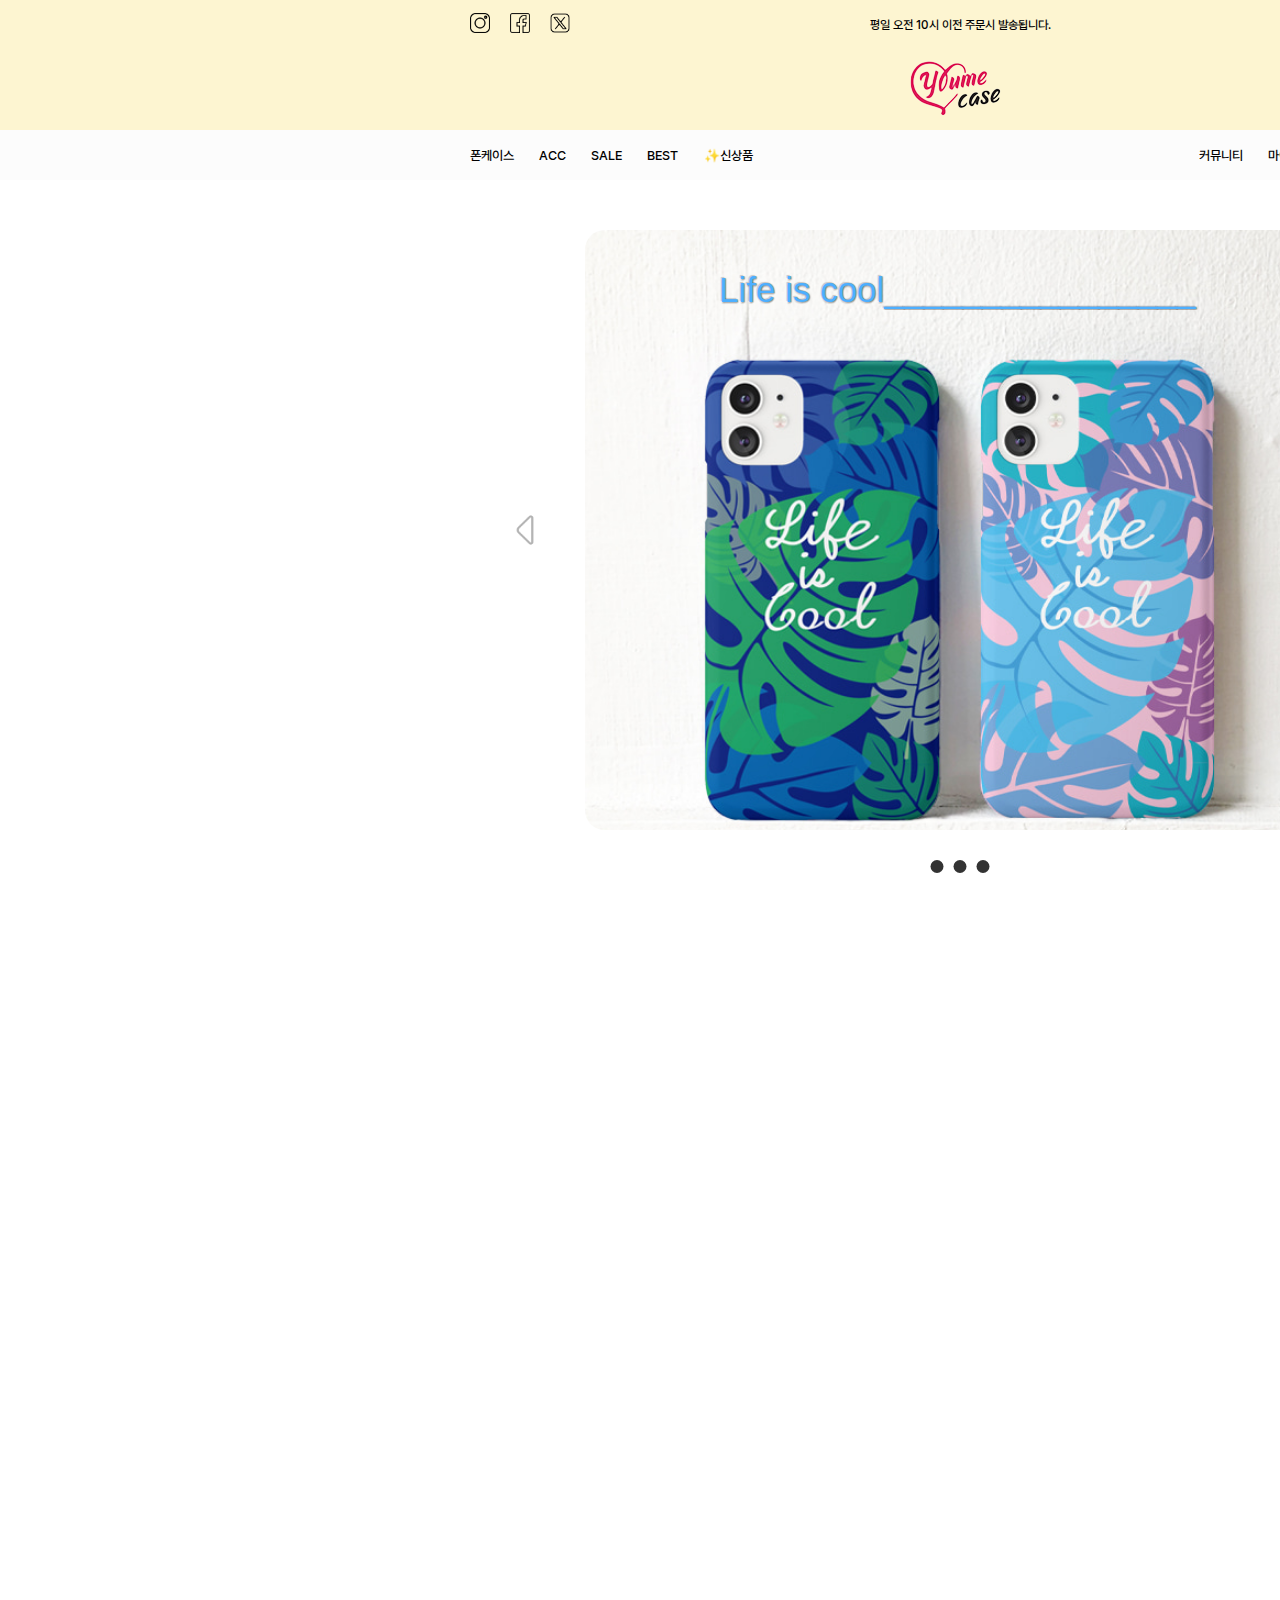
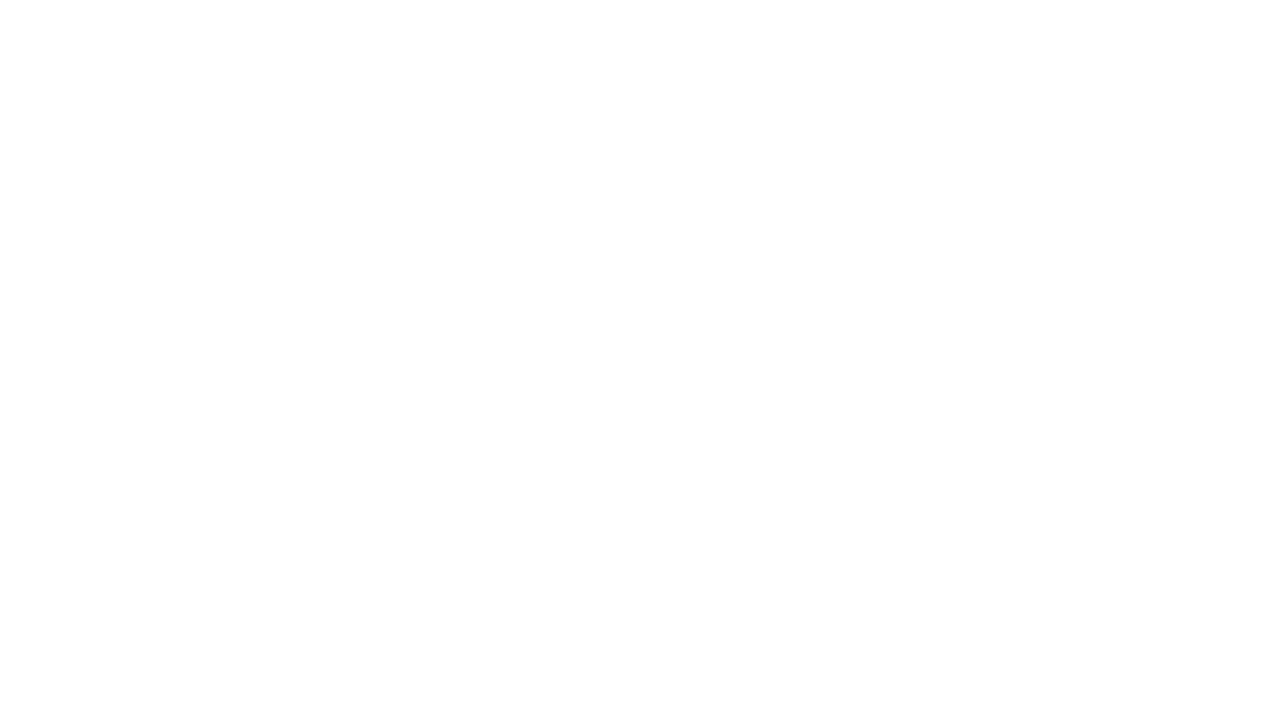
<file: index.html>
<!DOCTYPE html>
<html lang="en">

<head>
    <meta charset="UTF-8">
    <meta name="viewport" content="width=device-width, initial-scale=1.0">
    <title>YOUMECASE 유메케이스</title>
    <link href="css/common.css" rel="stylesheet">
    <link href="css/header.css" rel="stylesheet">
    <link href="css/main.css" rel="stylesheet">
    <link href="css/footer.css" rel="stylesheet">
</head>

<body>
    <div class="top">
        <h1>평일 오전 10시 이전 주문시 발송됩니다.</h1>
        <div class="icon">
            <a href="#"><img src="img/인스타그램.png" alt="인스타그램"></a>
            <a href="#"><img src="img/페이스북.png" alt="페이스북"></a>
            <a href="#"><img src="img/X.png" alt="X"></a>
        </div>
    </div>
    <header class="header">
        <div class="logo">
            <a href="index.html"><img src="img/로고.png" alt="로고"></a>
        </div>
        <div class="search-area">
            <div class="search-box">
                <input type="text" placeholder="검색">
                <div class="search-icon"></div>
            </div>
        </div>
        <nav class="gnb">
            <ul class="left-menu">
                <li class="has-sub">
                    <a href="#">폰케이스</a>
                    <ul class="sub-menu">
                        <li><a href="#">젤리케이스</a></li>
                        <li><a href="product.html">하드케이스</a></li>
                        <li><a href="#">카드케이스</a></li>
                        <li><a href="#">범퍼케이스</a></li>
                    </ul>
                </li>
                <li><a href="#">ACC</a></li>
                <li><a href="#">SALE</a></li>
                <li><a href="#">BEST</a></li>
                <li><a href="#">✨신상품</a></li>
            </ul>

            <ul class="right-menu">
                <li><a href="#">커뮤니티</a></li>
                <li><a href="#">마이페이지</a></li>
                <li><a href="#">로그인</a></li>
                <li><a href="#">장바구니</a></li>
            </ul>
        </nav>
    </header>
    <!-------------------------------------------------------->
    <main class="container">
        <div class="slide">
            <a href="#" class="side-icon back">
                <img src="img/왼쪽.png" alt="왼쪽 아이콘"> </a>
            <div class="banner">
                <img src="img/배너.png" alt="배너">
                <div class="banner-text"> Life is cool________________</div>
            </div>
            <div class="more-wrapper">
                <input type="radio" name="more" id="dot1" hidden>
                <label for="dot1" class="dot"></label>
                <input type="radio" name="more" id="dot2" hidden>
                <label for="dot2" class="dot"></label>
                <input type="radio" name="more" id="dot3" hidden>
                <label for="dot3" class="dot"></label>
            </div>
            <a href="#" class="side-icon next">
                <img src="img/오른쪽.png" alt="오른쪽 아이콘"> </a>
        </div>

        <section class="items-section section-1">
            <button class="items-btn new-btn">NEW ITEMS</button>
            <div class="items-box new-items">
                <div class="item">
                    <a href="product-detail.html"><img src="img/1.png" alt="폰케이스1"></a>
                </div>
                <div class="item">
                    <a href="product-detail.html"><img src="img/2.png" alt="폰케이스2"></a>
                </div>
                <div class="item">
                    <a href="product-detail.html"><img src="img/3.png" alt="폰케이스3"></a>
                </div>
                <div class="item">
                    <a href="product-detail.html"><img src="img/4.png" alt="폰케이스4"></a>
                </div>
            </div>
            <div class="item-names new-names">
                <p>곰돌곰돌</p>
                <p>딩가고미</p>
                <p>애프터눈 스윗냅</p>
                <p>고미고미</p>
            </div>
        </section>
        <section class="items-section section2">
            <button class="items-btn best-btn">BEST ITEMS</button>
            <div class="items-box best-items">
                <div class="item">
                    <a href="product-detail.html"><img src="img/5.png" alt="베스트1"></a>
                </div>
                <div class="item">
                    <a href="product-detail.html"><img src="img/6.png" alt="베스트2"></a>
                </div>
                <div class="item">
                    <a href="product-detail.html"><img src="img/7.png" alt="베스트3"></a>
                </div>
                <div class="item">
                    <a href="product-detail.html"><img src="img/8.png" alt="베스트4"></a>
                </div>
            </div>
            <div class="item-names best-names">
                <p>[카드범퍼] 꽃소년</p>
                <p>[카드범퍼] 꽃말들</p>
                <p>[터프범퍼] 귀를귀울여</p>
                <p>[터프범퍼] 파이팅</p>
            </div>

            <button class="more-btn">더보기</button>
        </section>

        <!-------------------------------------------------------->
        <footer class="footer">
            <div class="footer-inner">
                <div class="customer-center">
                    <h4>CUSTOMER CENTER</h4>
                    <p>평일 오전 10:00 ~ 오후 5:00<br>점심 오후 12:00 ~ 오후 1:00<br>토 / 일 / 공휴일 휴무</p>
                    <h5>010-3287-7343</h5>
                </div>
                <div class="account-info">
                    <h4>ACCOUNT INFO</h4>
                    <p>농협 351-1001-0633-13<br>예금주 이흥섭(컵앤홀더)</p>
                </div>
                <div class="return-info">
                    <h4>RETURN / EXCHANGE</h4>
                    <p>광주광역시 광산구 오선동 롯데택배<br>우산대리점(유메케이스)<br>자세한 교환·반품절차 안내는<br>문의란 및 공지사항을 참고해주세요</p>
                </div>
            </div>
            <div class="copyright">
                <p>COPYRIGHT ⓒ 유메케이스 ALL RIGHTS RESERVED</p>
            </div>
        </footer>
        <script src="js/common.js"></script>
</body>
</html>
</file>
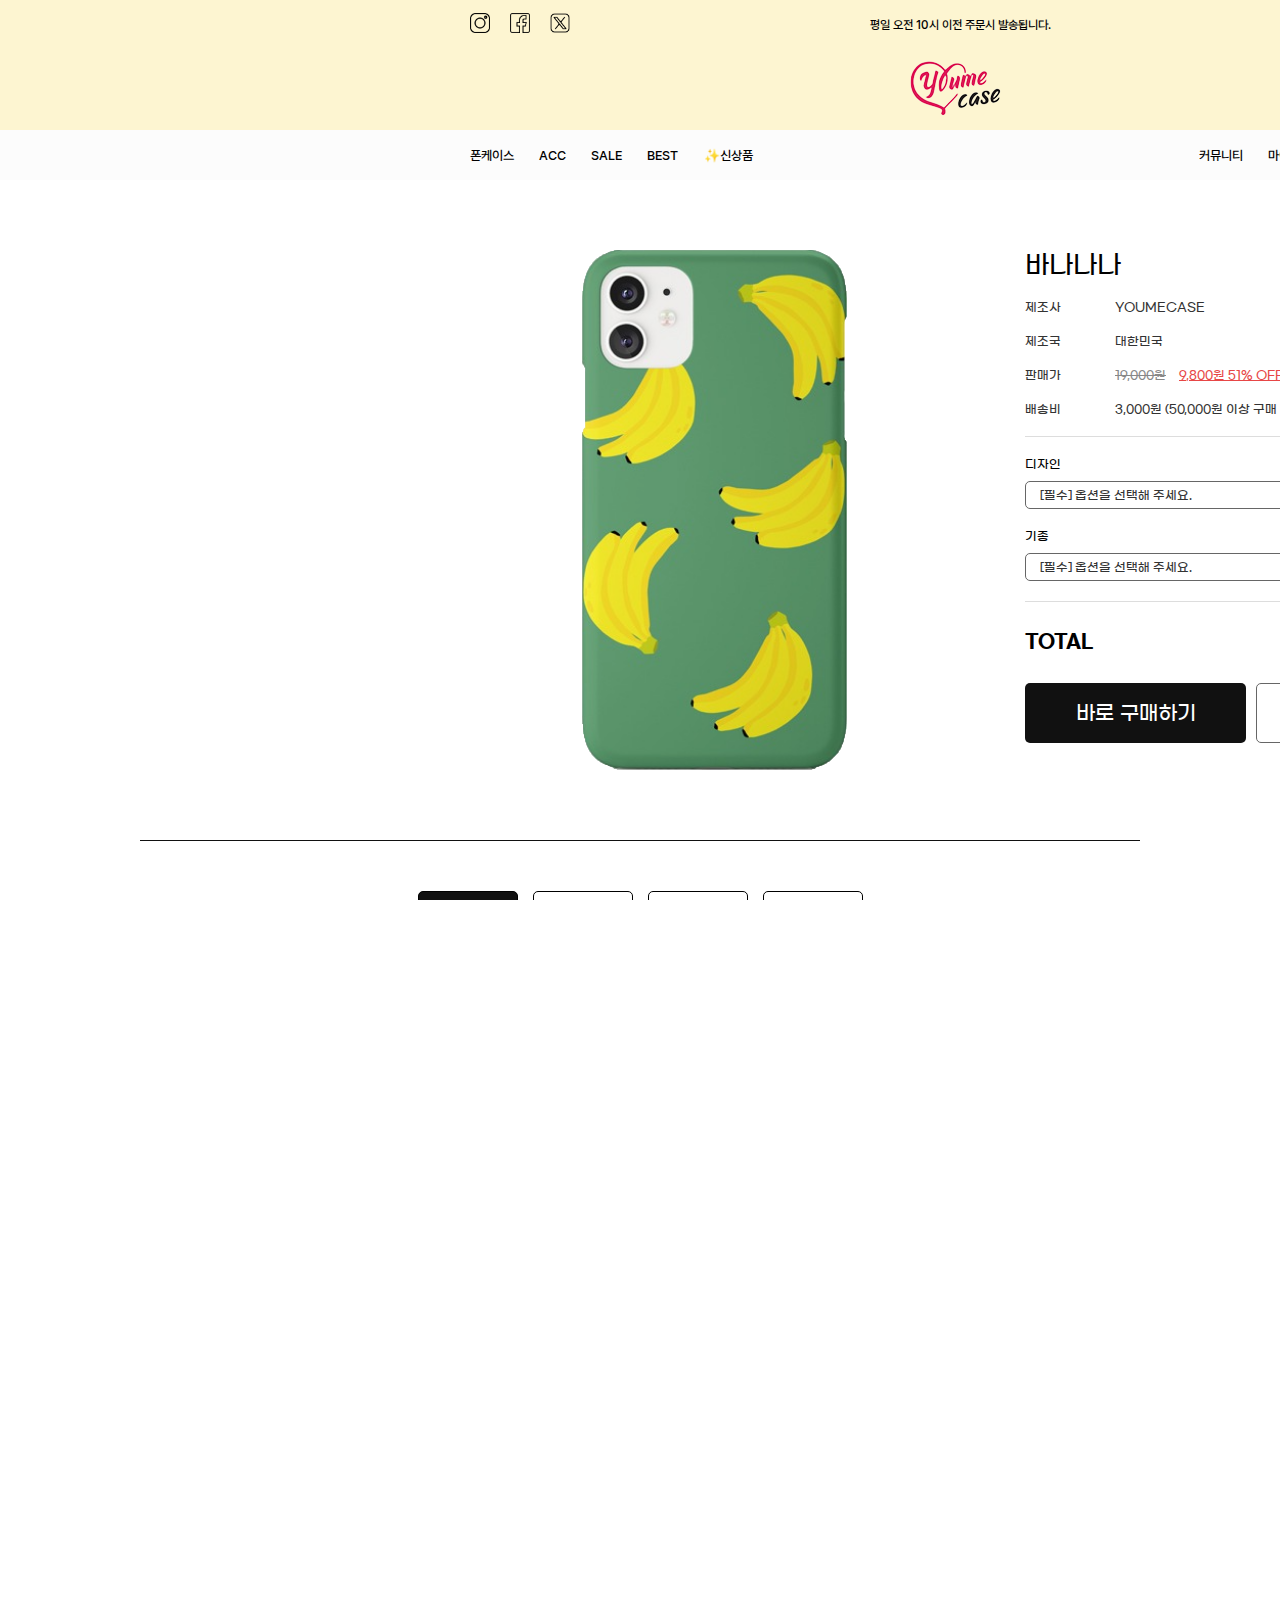
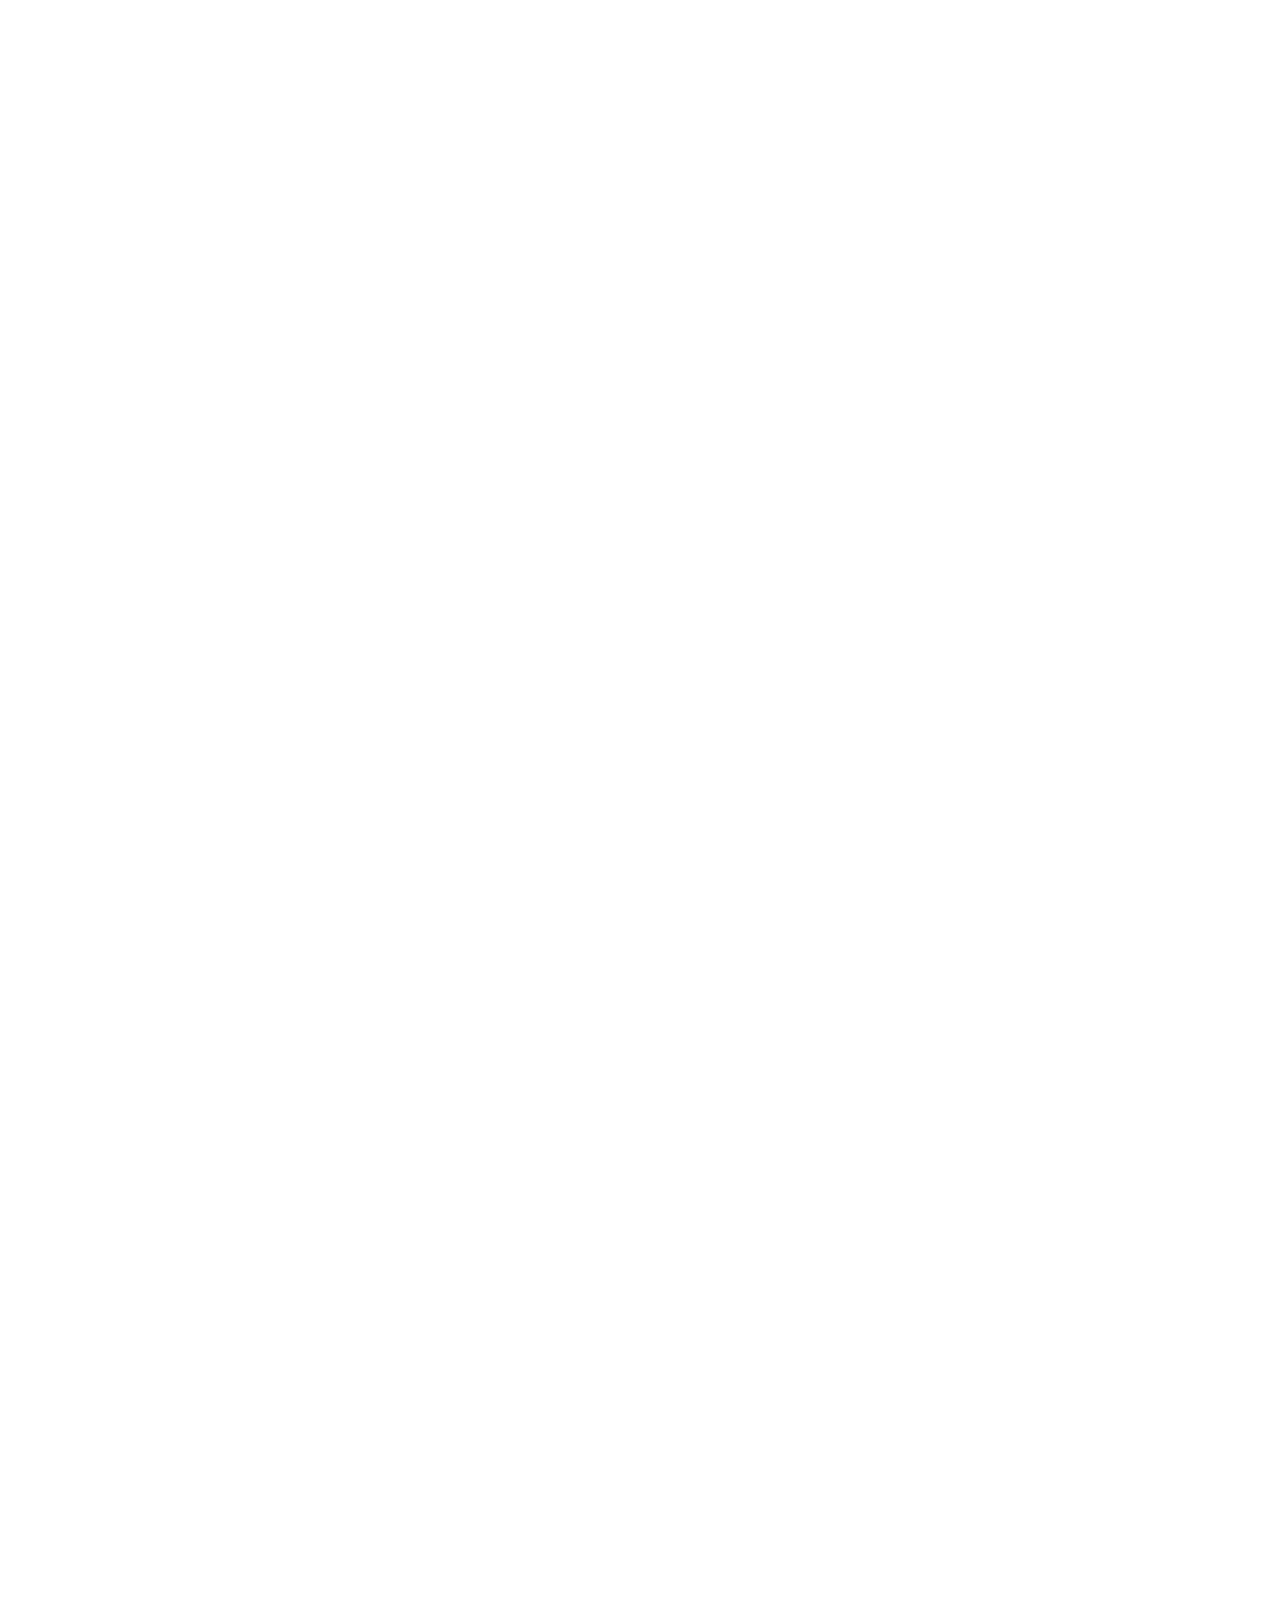
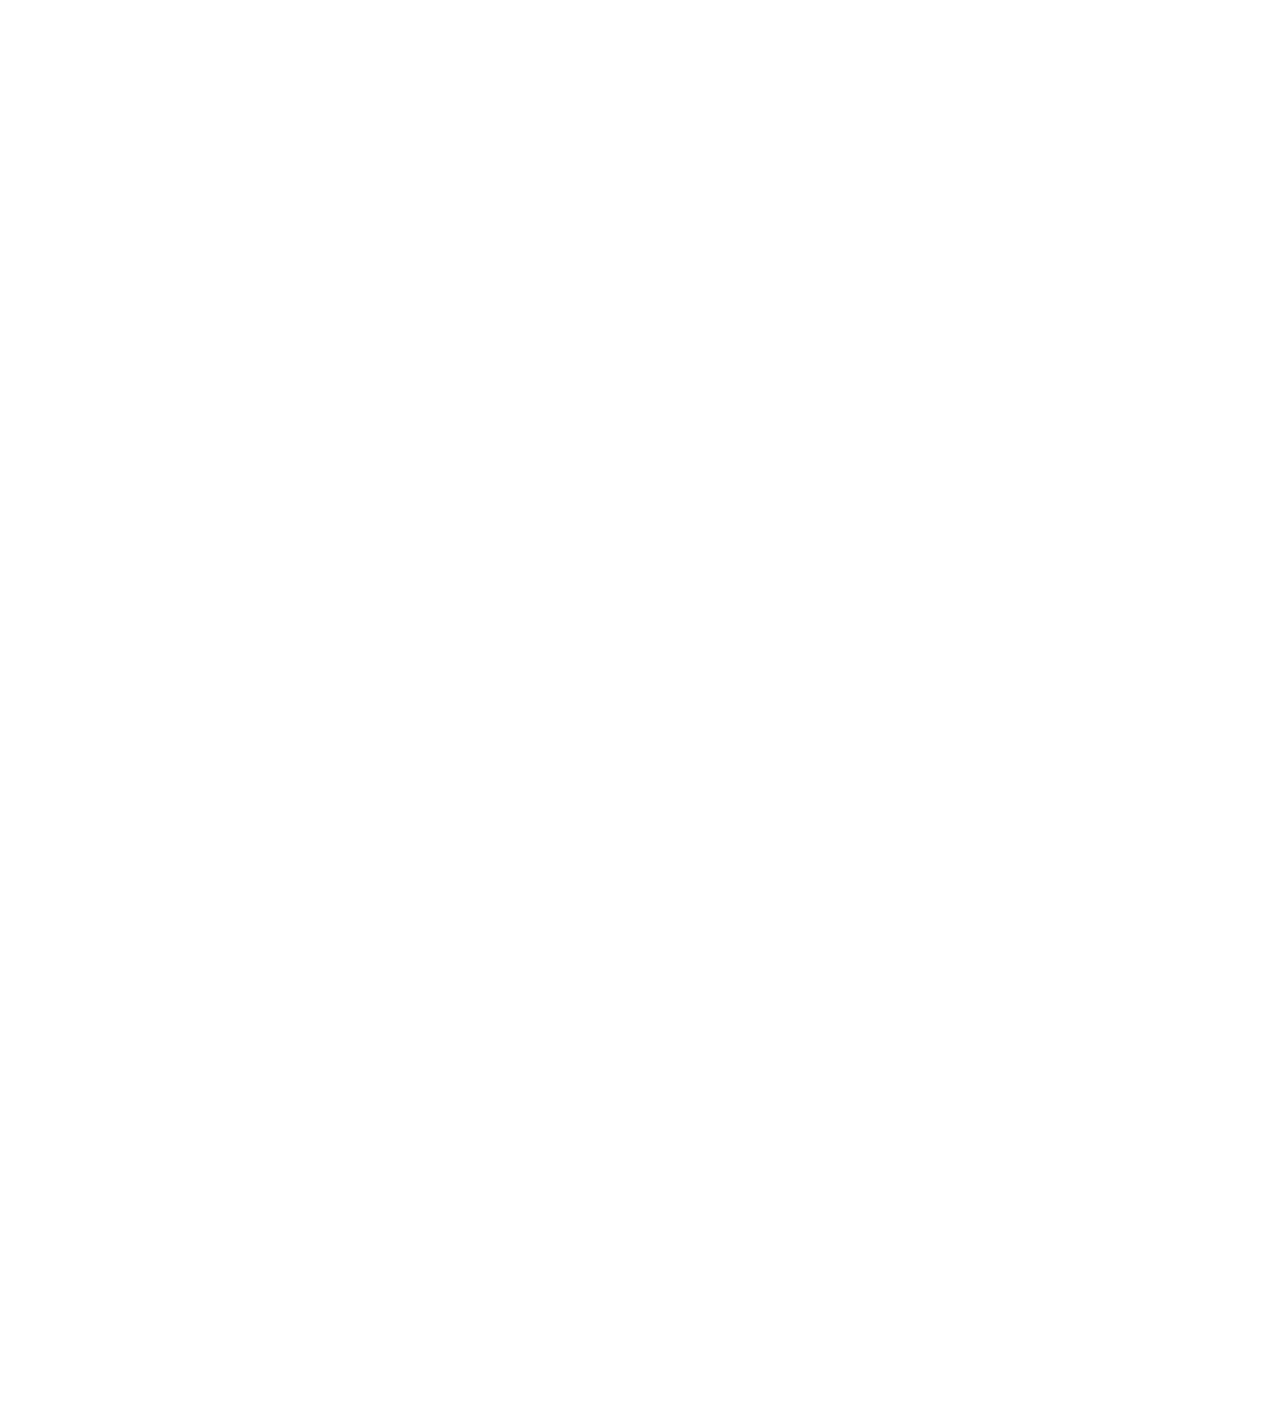
<file: product-detail.html>
<!DOCTYPE html>
<html lang="en">

<head>
    <meta charset="UTF-8">
    <meta name="viewport" content="width=device-width, initial-scale=1.0">
    <title>YOUMECASE 유메케이스</title>
    <link href="css/common.css" rel="stylesheet">
    <link href="css/header.css" rel="stylesheet">
    <link href="css/product-detail.css" rel="stylesheet">
    <link href="css/footer.css" rel="stylesheet">
</head>

<body class="product-page">

    <div class="top">
        <h1>평일 오전 10시 이전 주문시 발송됩니다.</h1>
        <div class="icon">
            <a href="#"><img src="img/인스타그램.png" alt="인스타그램"></a>
            <a href="#"><img src="img/페이스북.png" alt="페이스북"></a>
            <a href="#"><img src="img/X.png" alt="X"></a>
        </div>
    </div>
    <header class="header">
        <div class="logo">
            <a href="index.html"><img src="img/로고.png" alt="로고"></a>
        </div>
        <div class="search-area">
            <div class="search-box">
                <input type="text" placeholder="검색">
                <div class="search-icon"></div>
            </div>
        </div>
        <nav class="gnb">
            <ul class="left-menu">
                <li class="has-sub">
                    <a href="#">폰케이스</a>
                    <ul class="sub-menu">
                        <li><a href="#">젤리케이스</a></li>
                        <li><a href="product.html">하드케이스</a></li>
                        <li><a href="#">카드케이스</a></li>
                        <li><a href="#">범퍼케이스</a></li>
                    </ul>
                </li>
                <li><a href="#">ACC</a></li>
                <li><a href="#">SALE</a></li>
                <li><a href="#">BEST</a></li>
                <li><a href="#">✨신상품</a></li>
            </ul>

            <ul class="right-menu">
                <li><a href="#">커뮤니티</a></li>
                <li><a href="#">마이페이지</a></li>
                <li><a href="#">로그인</a></li>
                <li><a href="#">장바구니</a></li>
            </ul>
        </nav>
    </header>
    <!-------------------------------------------------------->
    <section class="product-detail">
        <!-- 상품 이미지 -->
        <div class="product-phonecase">
            <img src="img/바나나나.png" alt="폰케이스">
        </div>

        <!-- 상품 정보 -->
        <div class="product-info">
            <div class="product-title-box">
                <h2 class="product-title">바나나나</h2>
                <img src="img/shared.png" alt="공유하기 아이콘" class="share-icon">
            </div>

            <div class="product-meta">
                <div class="meta-row">
                    <span class="meta-label">제조사</span>
                    <span class="meta-value">YOUMECASE</span>
                </div>

                <div class="meta-row">
                    <span class="meta-label">제조국</span>
                    <span class="meta-value">대한민국</span>
                </div>

                <div class="meta-row">
                    <span class="meta-label">판매가</span>
                    <span class="meta-value">
                        <span class="price-original">19,000원</span>
                        <span class="price-sale">9,800원 51% OFF</span>
                    </span>
                </div>

                <div class="meta-row">
                    <span class="meta-label">배송비</span>
                    <span class="meta-value">3,000원 (50,000원 이상 구매 시 무료)</span>
                </div>
            </div>

            <div class="form-divider"></div>
            <!-- 옵션 선택 -->
            <form id="purchase-form" class="purchase-form" onsubmit="return false;">
                <div class="form-row">
                    <label for="design">디자인</label>
                    <select id="design" name="design" required>
                        <option value="">[필수] 옵션을 선택해 주세요.</option>
                        <option value="banana-green">그린</option>
                        <option value="banana-pink">핑크</option>
                    </select>
                </div>

                <div class="form-row">
                    <label for="model">기종</label>
                    <select id="model" name="model" required>
                        <option value="">[필수] 옵션을 선택해 주세요.</option>
                        <option value="iphone">iPhone</option>
                        <option value="galaxy">Galaxy</option>
                    </select>
                </div>

                <div class="form-divider"></div>

                <div class="total-row">
                    <strong>TOTAL</strong>
                    <span class="total-price">0원</span>
                </div>

                <!-- 버튼 -->
                <div class="product-actions">
                    <button class="buy-btn" type="button">바로 구매하기</button>
                    <button class="cart-btn" type="button">
                        <img src="img/shopping-cart.png" alt="장바구니">
                    </button>
                    <button class="like-btn" type="button">
                        <img src="img/love.png" alt="좋아요">
                    </button>
                </div>
            </form>
        </div>
    </section>

    <div class="image-divider"></div>

    <nav class="category-tabs" aria-label="상품관련설명">
        <button class="tab-btn active" data-cat="jelly">상품상세정보</button>
        <button class="tab-btn" data-cat="hard">구매가이드</button>
        <button class="tab-btn" data-cat="slide">구매후기</button>
        <button class="tab-btn" data-cat="cardhard">상품문의</button>
    </nav>
    <section class="product-image">
        <img src="img/bananana01.png" alt="상품 상세 이미지 전체">
    </section>
    <!-------------------------------------------------------->

    <footer class="footer">
        <div class="footer-inner">
            <div class="customer-center">
                <h4>CUSTOMER CENTER</h4>
                <p>평일 오전 10:00 ~ 오후 5:00<br>점심 오후 12:00 ~ 오후 1:00<br>토 / 일 / 공휴일 휴무</p>
                <h5>010-3287-7343</h5>
            </div>
            <div class="account-info">
                <h4>ACCOUNT INFO</h4>
                <p>농협 351-1001-0633-13<br>예금주 이흥섭(컵앤홀더)</p>
            </div>
            <div class="return-info">
                <h4>RETURN / EXCHANGE</h4>
                <p>광주광역시 광산구 오선동 롯데택배<br>우산대리점(유메케이스)<br>자세한 교환·반품절차 안내는<br>문의란 및 공지사항을 참고해주세요</p>
            </div>
        </div>
        <div class="copyright">
            <p>COPYRIGHT ⓒ 유메케이스 ALL RIGHTS RESERVED</p>
        </div>
    </footer>
    <script src="js/common.js"></script>
</body>

</html>
</file>
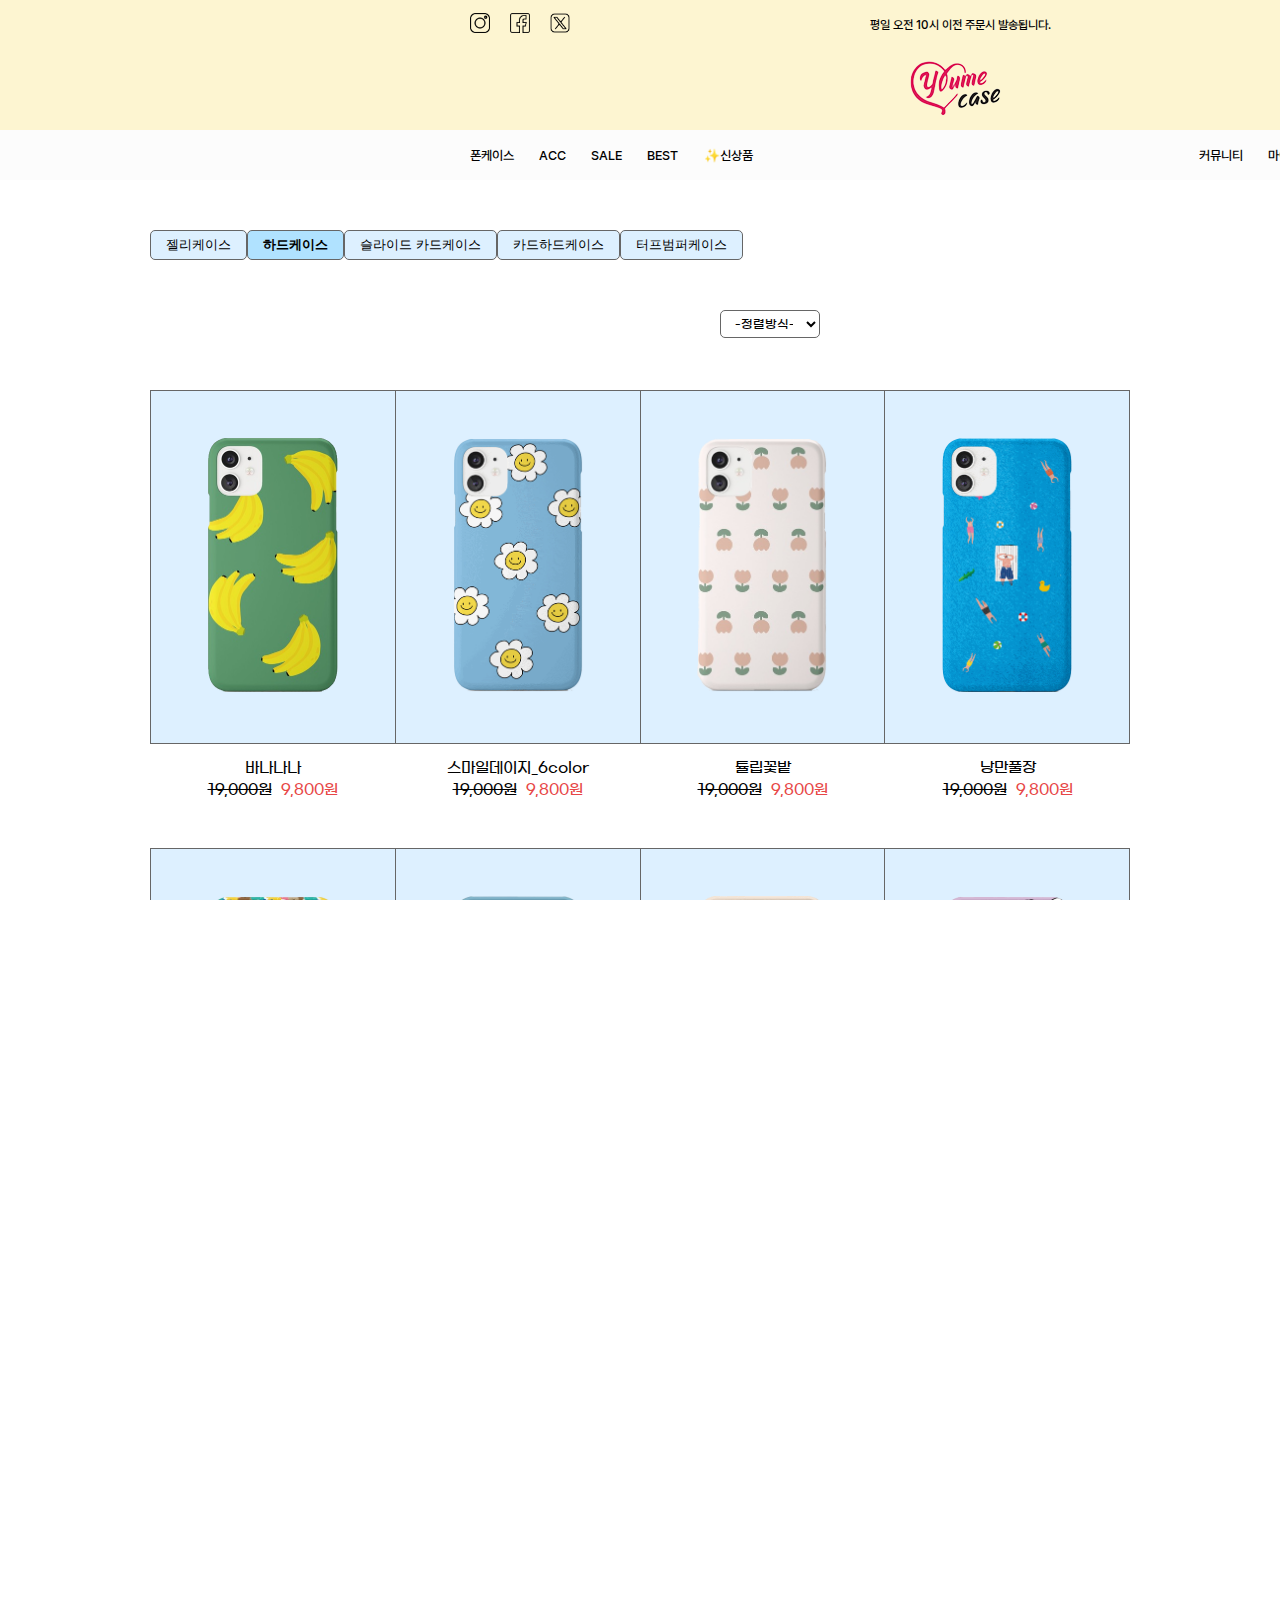
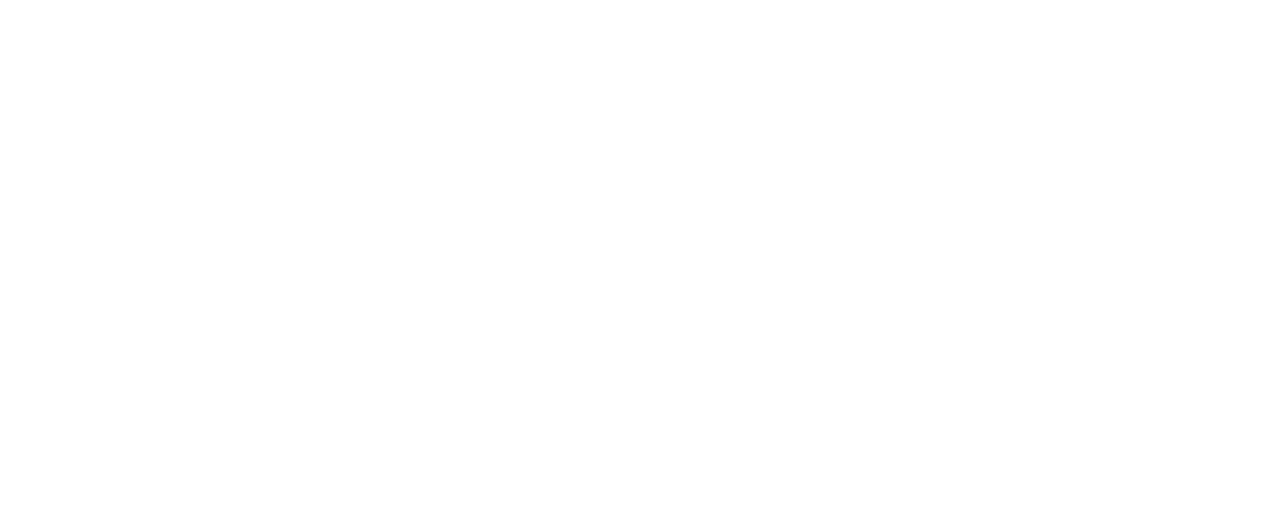
<file: product.html>
<!DOCTYPE html>
<html lang="en">

<head>
    <meta charset="UTF-8">
    <meta name="viewport" content="width=device-width, initial-scale=1.0">
    <title>YOUMECASE 유메케이스</title>
    <link href="css/common.css" rel="stylesheet">
    <link href="css/header.css" rel="stylesheet">
    <link href="css/product.css" rel="stylesheet">
    <link href="css/footer.css" rel="stylesheet">
</head>

<body class="product-page">
    <div class="top">
        <h1>평일 오전 10시 이전 주문시 발송됩니다.</h1>
        <div class="icon">
            <a href="#"><img src="img/인스타그램.png" alt="인스타그램"></a>
            <a href="#"><img src="img/페이스북.png" alt="페이스북"></a>
            <a href="#"><img src="img/X.png" alt="X"></a>
        </div>
    </div>
    <header class="header">
        <div class="logo">
            <a href="index.html"><img src="img/로고.png" alt="로고"></a>
        </div>
        <div class="search-area">
            <div class="search-box">
                <input type="text" placeholder="검색">
                <div class="search-icon"></div>
            </div>
        </div>
        <nav class="gnb">
            <ul class="left-menu">
                <li class="has-sub">
                    <a href="#">폰케이스</a>
                    <ul class="sub-menu">
                        <li><a href="#">젤리케이스</a></li>
                        <li><a href="product.html">하드케이스</a></li>
                        <li><a href="#">카드케이스</a></li>
                        <li><a href="#">범퍼케이스</a></li>
                    </ul>
                </li>
                <li><a href="#">ACC</a></li>
                <li><a href="#">SALE</a></li>
                <li><a href="#">BEST</a></li>
                <li><a href="#">✨신상품</a></li>
            </ul>

            <ul class="right-menu">
                <li><a href="#">커뮤니티</a></li>
                <li><a href="#">마이페이지</a></li>
                <li><a href="#">로그인</a></li>
                <li><a href="#">장바구니</a></li>
            </ul>
        </nav>
    </header>

    <!-------------------------------------------------------->
    <section class="product-section" aria-label="제품 목록 섹션">
        <nav class="category-tabs" aria-label="상품 카테고리">
            <button class="tab-btn" data-cat="jelly">젤리케이스</button>
            <button class="tab-btn active" data-cat="hard">하드케이스</button>
            <button class="tab-btn" data-cat="slide">슬라이드 카드케이스</button>
            <button class="tab-btn" data-cat="cardhard">카드하드케이스</button>
            <button class="tab-btn" data-cat="tough">터프범퍼케이스</button>
        </nav>

        <form id="purchase-form" class="purchase-form" onsubmit="return false;">
            <div class="form-row">
                <select id="design" name="design" required>
                    <option value="#">-정렬방식-</option>
                    <option value="#">신제품</option>
                    <option value="#">상품명</option>
                    <option value="#">낮은가격</option>
                    <option value="#">높은가격</option>
                </select>
            </div>
        </form>
        <div class="items-box product-items">
            <div class="product-item">
                <a href="product-detail.html"><img src="img/바나나나.png" alt="바나나나"></a>
            </div>
            <div class="product-item">
                <a href="product-detail.html"><img src="img/스마일데이지_6color.png" alt="스마일데이지_6color"></a>
            </div>
            <div class="product-item">
                <a href="product-detail.html"><img src="img/튤립꽃밭.png" alt="튤립꽃밭"></a>
            </div>
            <div class="product-item">
                <a href="product-detail.html"><img src="img/낭만풀장.png" alt="낭만풀장"></a>
            </div>
        </div>
        <div class="item-names product-names">
            <div>
                <p>바나나나</p>
                <div class="price-row">
                    <span class="orig">19,000원</span>
                    <span class="sale">9,800원</span>
                </div>
            </div>
            <div>
                <p>스마일데이지_6color</p>
                <div class="price-row">
                    <span class="orig">19,000원</span>
                    <span class="sale">9,800원</span>
                </div>
            </div>
            <div>
                <p>튤립꽃밭</p>
                <div class="price-row">
                    <span class="orig">19,000원</span>
                    <span class="sale">9,800원</span>
                </div>
            </div>
            <div>
                <p>낭만풀장</p>
                <div class="price-row">
                    <span class="orig">19,000원</span>
                    <span class="sale">9,800원</span>
                </div>
            </div>
        </div>
        <div class="items-box product-items">
            <div class="product-item">
                <a href="product-detail.html"><img src="img/1.png" alt="곰돌곰돌"></a>
            </div>
            <div class="product-item">
                <a href="product-detail.html"><img src="img/2.png" alt="딩가고미"></a>
            </div>
            <div class="product-item">
                <a href="product-detail.html"><img src="img/3.png" alt="애프터눈 스윗냅"></a>
            </div>
            <div class="product-item">
                <a href="product-detail.html"><img src="img/4.png" alt="고미고미"></a>
            </div>
        </div>
        <div class="item-names product-names">
            <div>
                <p>곰돌곰돌</p>
                <div class="price-row">
                    <span class="orig">19,000원</span>
                    <span class="sale">9,800원</span>
                </div>
            </div>
            <div>
                <p>딩가고미</p>
                <div class="price-row">
                    <span class="orig">19,000원</span>
                    <span class="sale">9,800원</span>
                </div>
            </div>
            <div>
                <p>애프터눈 스윗냅</p>
                <div class="price-row">
                    <span class="orig">19,000원</span>
                    <span class="sale">9,800원</span>
                </div>
            </div>
            <div>
                <p>고미고미</p>
                <div class="price-row">
                    <span class="orig">19,000원</span>
                    <span class="sale">9,800원</span>
                </div>
            </div>
        </div>

        <div class="items-box product-items">
            <div class="product-item">
                <a href="product-detail.html"><img src="img/Romantic_Encounter.png" alt="Romantic Encounter"></a>
            </div>
            <div class="product-item">
                <a href="product-detail.html"><img src="img/침실.png" alt="침실"></a>
            </div>
            <div class="product-item">
                <a href="product-detail.html"><img src="img/체크J_Black.png" alt="체크J_Black"></a>
            </div>
            <div class="product-item">
                <a href="product-detail.html"><img src="img/체크N_Pinksky.png" alt="체크N_Pinksky"></a>
            </div>
        </div>
        <div class="item-names product-names">
            <div>
                <p>Romantic Encounter</p>
                <div class="price-row">
                    <span class="orig">19,000원</span>
                    <span class="sale">9,800원</span>
                </div>
            </div>
            <div>
                <p>침실</p>
                <div class="price-row">
                    <span class="orig">19,000원</span>
                    <span class="sale">9,800원</span>
                </div>
            </div>
            <div>
                <p>체크J_Black</p>
                <div class="price-row">
                    <span class="orig">19,000원</span>
                    <span class="sale">9,800원</span>
                </div>
            </div>
            <div>
                <p>체크N_Pinksky</p>
                <div class="price-row">
                    <span class="orig">19,000원</span>
                    <span class="sale">9,800원</span>
                </div>
            </div>
        </div>


        <!-- 더보기 버튼 -->
        <button class="more-btn">더보기</button>
    </section>


    <!-------------------------------------------------------->

    <footer class="footer">
        <div class="footer-inner">
            <div class="customer-center">
                <h4>CUSTOMER CENTER</h4>
                <p>평일 오전 10:00 ~ 오후 5:00<br>점심 오후 12:00 ~ 오후 1:00<br>토 / 일 / 공휴일 휴무</p>
                <h5>010-3287-7343</h5>
            </div>
            <div class="account-info">
                <h4>ACCOUNT INFO</h4>
                <p>농협 351-1001-0633-13<br>예금주 이흥섭(컵앤홀더)</p>
            </div>
            <div class="return-info">
                <h4>RETURN / EXCHANGE</h4>
                <p>광주광역시 광산구 오선동 롯데택배<br>우산대리점(유메케이스)<br>자세한 교환·반품절차 안내는<br>문의란 및 공지사항을 참고해주세요</p>
            </div>
        </div>
        <div class="copyright">
            <p>COPYRIGHT ⓒ 유메케이스 ALL RIGHTS RESERVED</p>
        </div>
    </footer>
    <script src="js/common.js"></script>
</body>

</html>
</file>
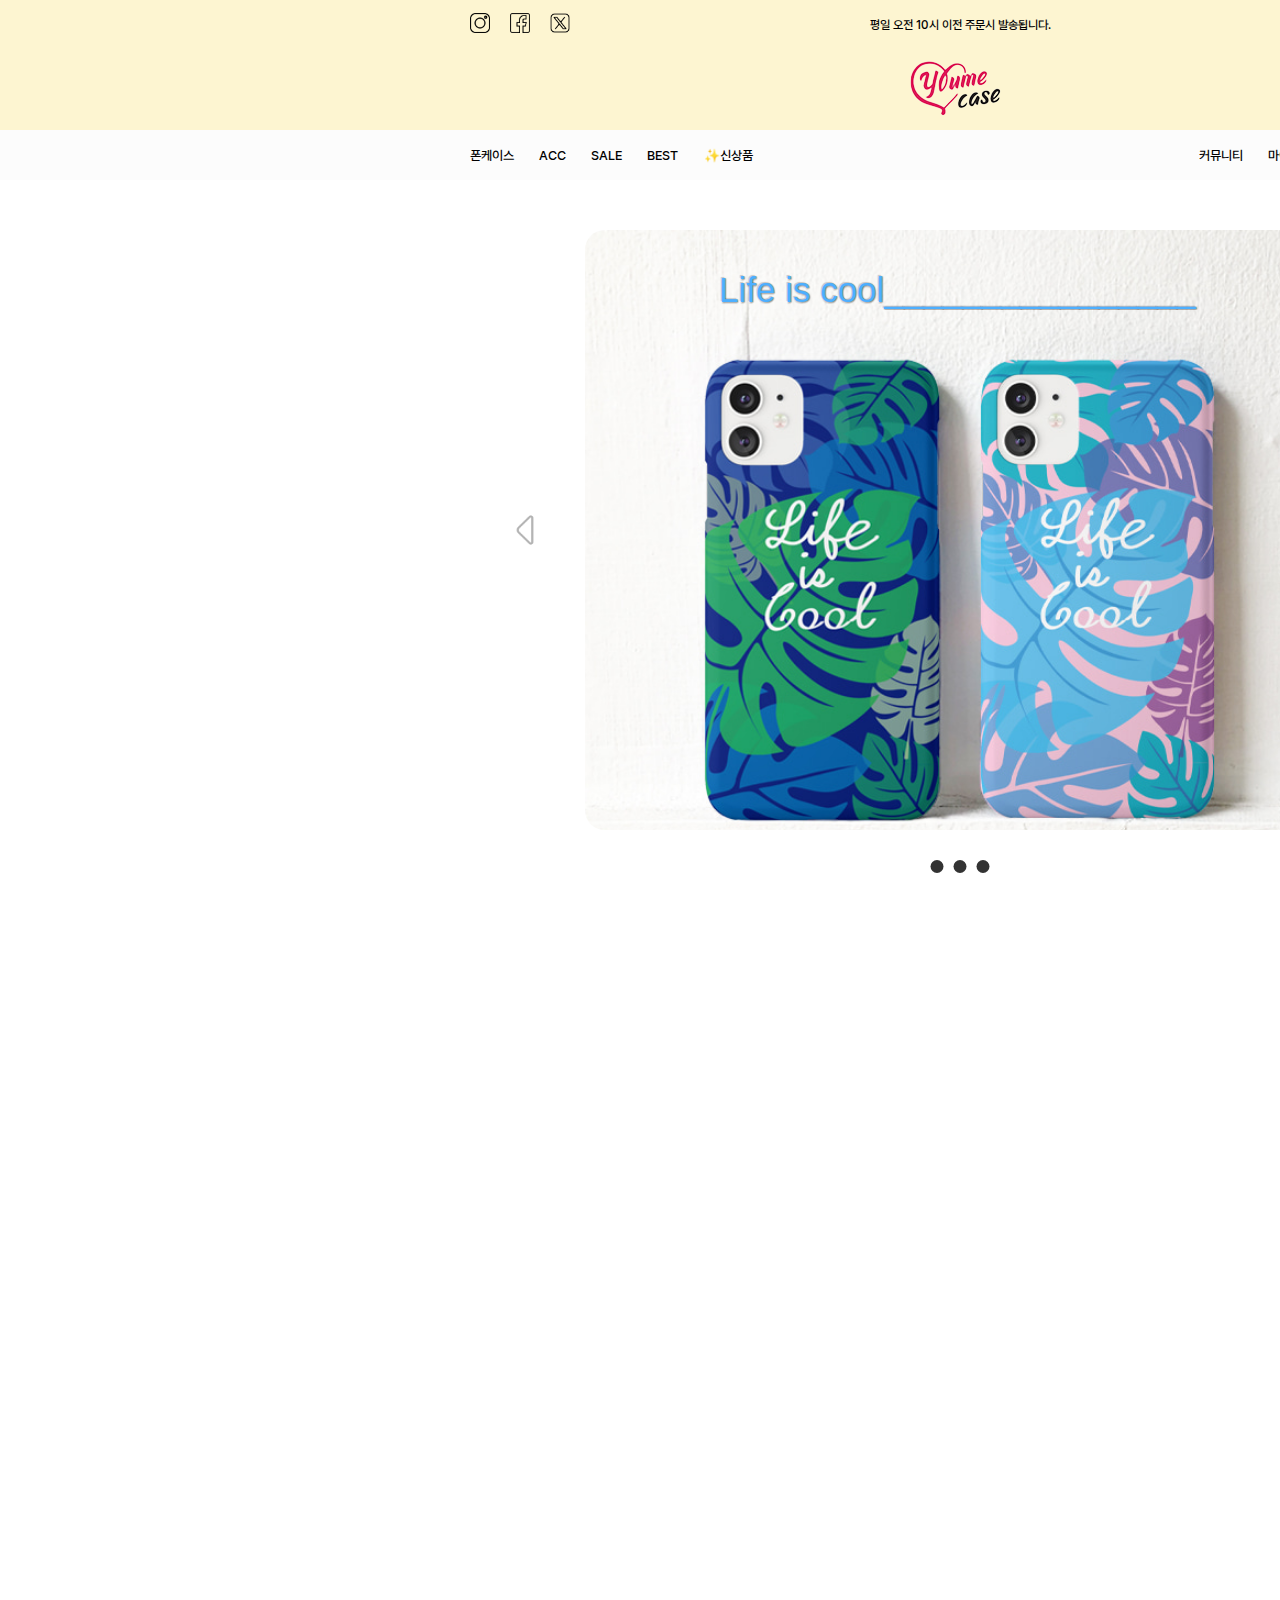
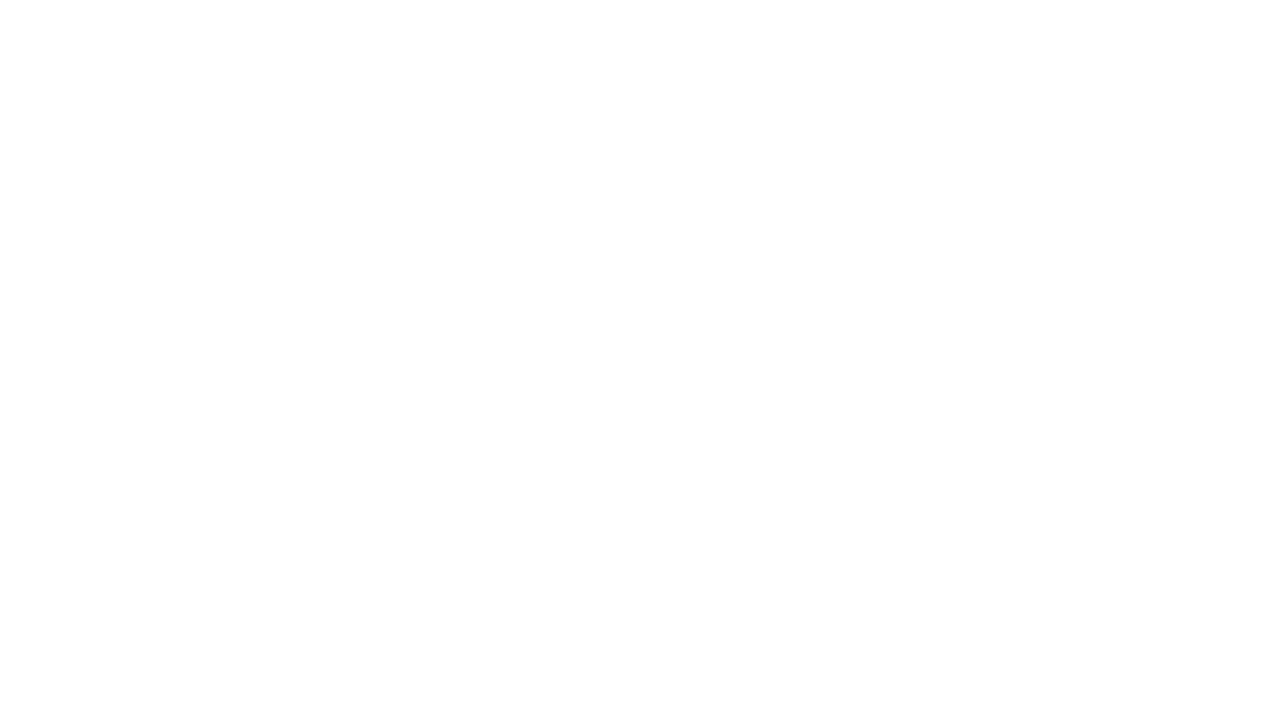
<file: 메인.html>
<!DOCTYPE html>
<html lang="en">

<head>
    <meta charset="UTF-8">
    <meta name="viewport" content="width=device-width, initial-scale=1.0">
    <title>YOUMECASE 유메케이스</title>
    <link href="css/common.css" rel="stylesheet">
    <link href="css/header.css" rel="stylesheet">
    <link href="css/main.css" rel="stylesheet">
    <link href="css/footer.css" rel="stylesheet">
</head>

<body>
    <div class="top">
        <h1>평일 오전 10시 이전 주문시 발송됩니다.</h1>
        <div class="icon">
            <a href="#"><img src="img/인스타그램.png" alt="인스타그램"></a>
            <a href="#"><img src="img/페이스북.png" alt="페이스북"></a>
            <a href="#"><img src="img/X.png" alt="X"></a>
        </div>
    </div>
    <header class="header">
        <div class="logo">
            <a href="메인.html"><img src="img/로고.png" alt="로고"></a>
        </div>
        <div class="search-area">
            <div class="search-box">
                <input type="text" placeholder="검색">
                <div class="search-icon"></div>
            </div>
        </div>
        <nav class="gnb">
            <ul class="left-menu">
                <li class="has-sub">
                    <a href="#">폰케이스</a>
                    <ul class="sub-menu">
                        <li><a href="#">젤리케이스</a></li>
                        <li><a href="상품.html">하드케이스</a></li>
                        <li><a href="#">카드케이스</a></li>
                        <li><a href="#">범퍼케이스</a></li>
                    </ul>
                </li>
                <li><a href="#">ACC</a></li>
                <li><a href="#">SALE</a></li>
                <li><a href="#">BEST</a></li>
                <li><a href="#">✨신상품</a></li>
            </ul>

            <ul class="right-menu">
                <li><a href="#">커뮤니티</a></li>
                <li><a href="#">마이페이지</a></li>
                <li><a href="#">로그인</a></li>
                <li><a href="#">장바구니</a></li>
            </ul>
        </nav>
    </header>
    <!-------------------------------------------------------->
    <main class="container">
        <div class="slide">
            <a href="#" class="side-icon back">
                <img src="img/왼쪽.png" alt="왼쪽 아이콘"> </a>
            <div class="banner">
                <img src="img/배너.png" alt="배너">
                <div class="banner-text"> Life is cool________________</div>
            </div>
            <div class="more-wrapper">
                <input type="radio" name="more" id="dot1" hidden>
                <label for="dot1" class="dot"></label>
                <input type="radio" name="more" id="dot2" hidden>
                <label for="dot2" class="dot"></label>
                <input type="radio" name="more" id="dot3" hidden>
                <label for="dot3" class="dot"></label>
            </div>
            <a href="#" class="side-icon next">
                <img src="img/오른쪽.png" alt="오른쪽 아이콘"> </a>
        </div>

        <section class="items-section section-1">
            <button class="items-btn new-btn">NEW ITEMS</button>
            <div class="items-box new-items">
                <div class="item">
                    <a href="상세페이지.html"><img src="img/1.png" alt="폰케이스1"></a>
                </div>
                <div class="item">
                    <a href="상세페이지.html"><img src="img/2.png" alt="폰케이스2"></a>
                </div>
                <div class="item">
                    <a href="상세페이지.html"><img src="img/3.png" alt="폰케이스3"></a>
                </div>
                <div class="item">
                    <a href="상세페이지.html"><img src="img/4.png" alt="폰케이스4"></a>
                </div>
            </div>
            <div class="item-names new-names">
                <p>곰돌곰돌</p>
                <p>딩가고미</p>
                <p>애프터눈 스윗냅</p>
                <p>고미고미</p>
            </div>
        </section>
        <section class="items-section section2">
            <button class="items-btn best-btn">BEST ITEMS</button>
            <div class="items-box best-items">
                <div class="item">
                    <a href="상세페이지.html"><img src="img/5.png" alt="베스트1"></a>
                </div>
                <div class="item">
                    <a href="상세페이지.html"><img src="img/6.png" alt="베스트2"></a>
                </div>
                <div class="item">
                    <a href="상세페이지.html"><img src="img/7.png" alt="베스트3"></a>
                </div>
                <div class="item">
                    <a href="상세페이지.html"><img src="img/8.png" alt="베스트4"></a>
                </div>
            </div>
            <div class="item-names best-names">
                <p>[카드범퍼] 꽃소년</p>
                <p>[카드범퍼] 꽃말들</p>
                <p>[터프범퍼] 귀를귀울여</p>
                <p>[터프범퍼] 파이팅</p>
            </div>

            <button class="more-btn">더보기</button>
        </section>

        <!-------------------------------------------------------->
        <footer class="footer">
            <div class="footer-inner">
                <div class="customer-center">
                    <h4>CUSTOMER CENTER</h4>
                    <p>평일 오전 10:00 ~ 오후 5:00<br>점심 오후 12:00 ~ 오후 1:00<br>토 / 일 / 공휴일 휴무</p>
                    <h5>010-3287-7343</h5>
                </div>
                <div class="account-info">
                    <h4>ACCOUNT INFO</h4>
                    <p>농협 351-1001-0633-13<br>예금주 이흥섭(컵앤홀더)</p>
                </div>
                <div class="return-info">
                    <h4>RETURN / EXCHANGE</h4>
                    <p>광주광역시 광산구 오선동 롯데택배<br>우산대리점(유메케이스)<br>자세한 교환·반품절차 안내는<br>문의란 및 공지사항을 참고해주세요</p>
                </div>
            </div>
            <div class="copyright">
                <p>COPYRIGHT ⓒ 유메케이스 ALL RIGHTS RESERVED</p>
            </div>
        </footer>
        <script src="js/common.js"></script>
</body>
</html>
</file>
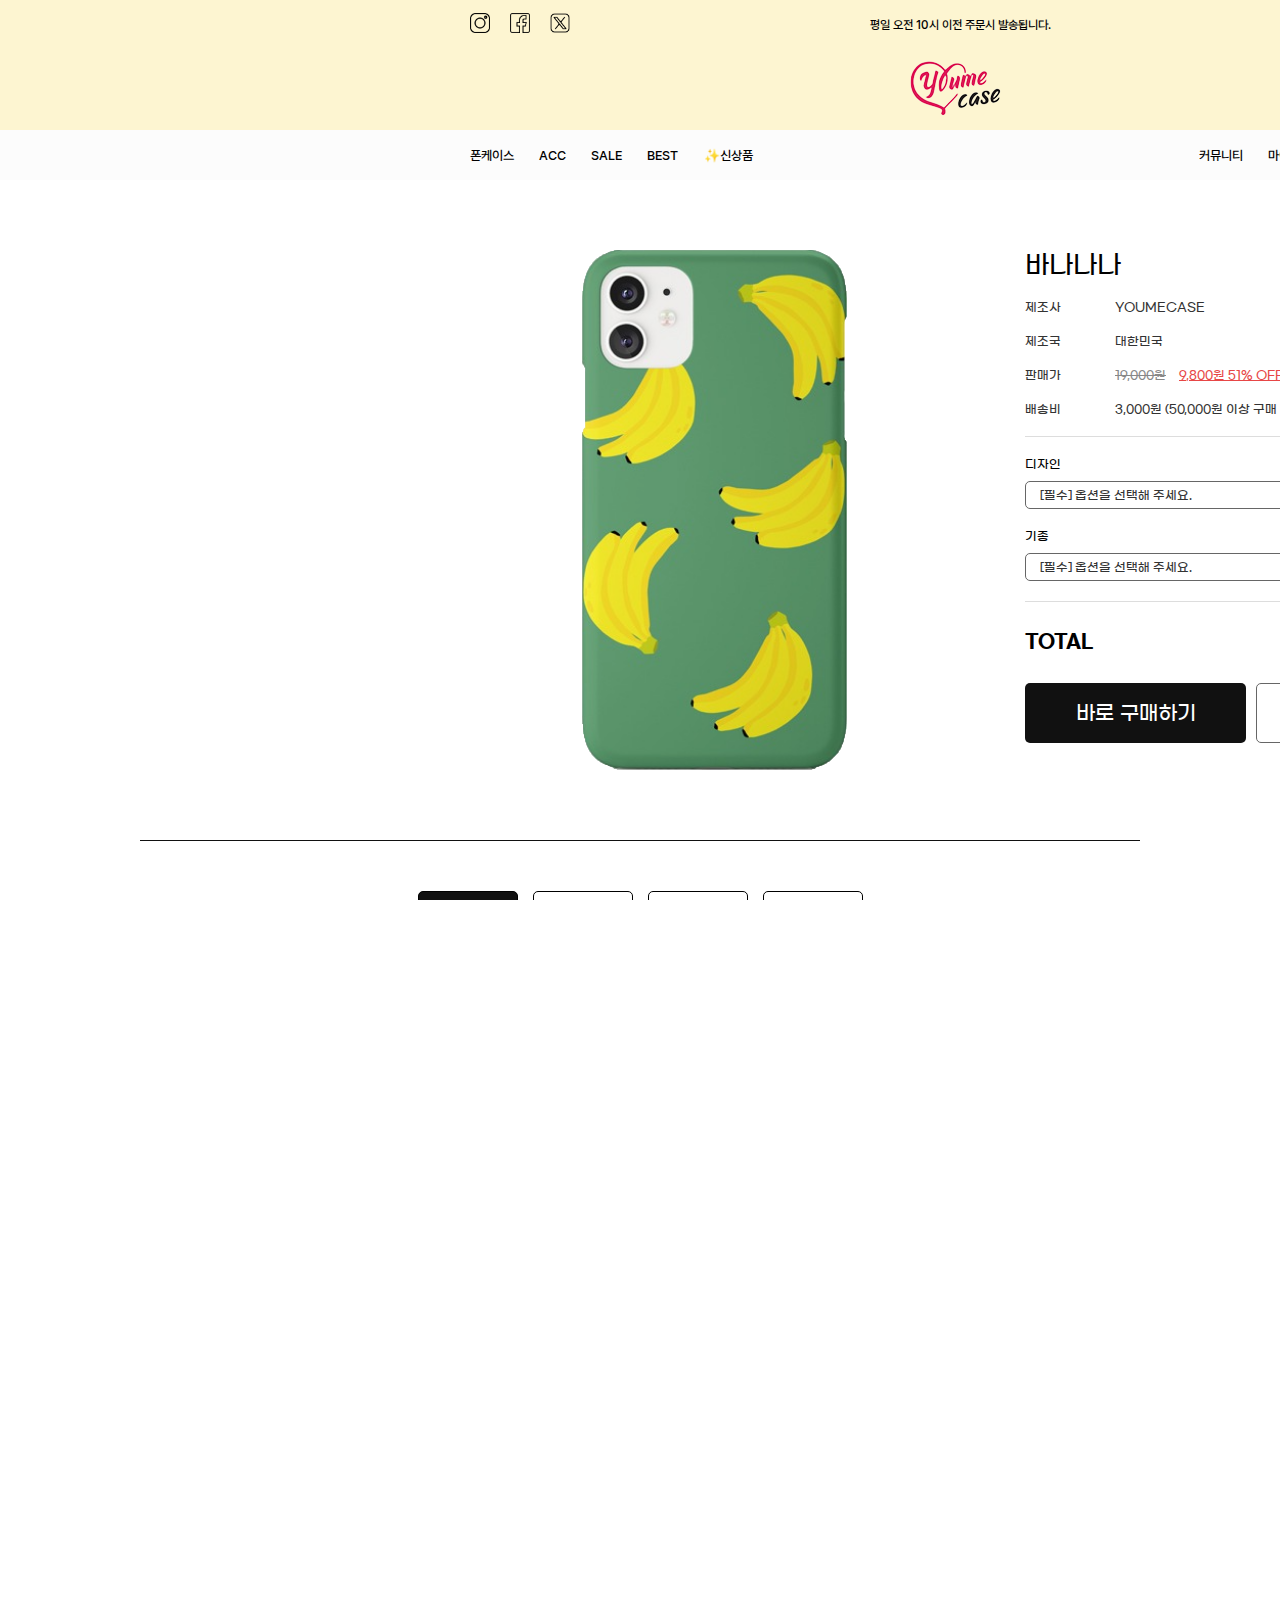
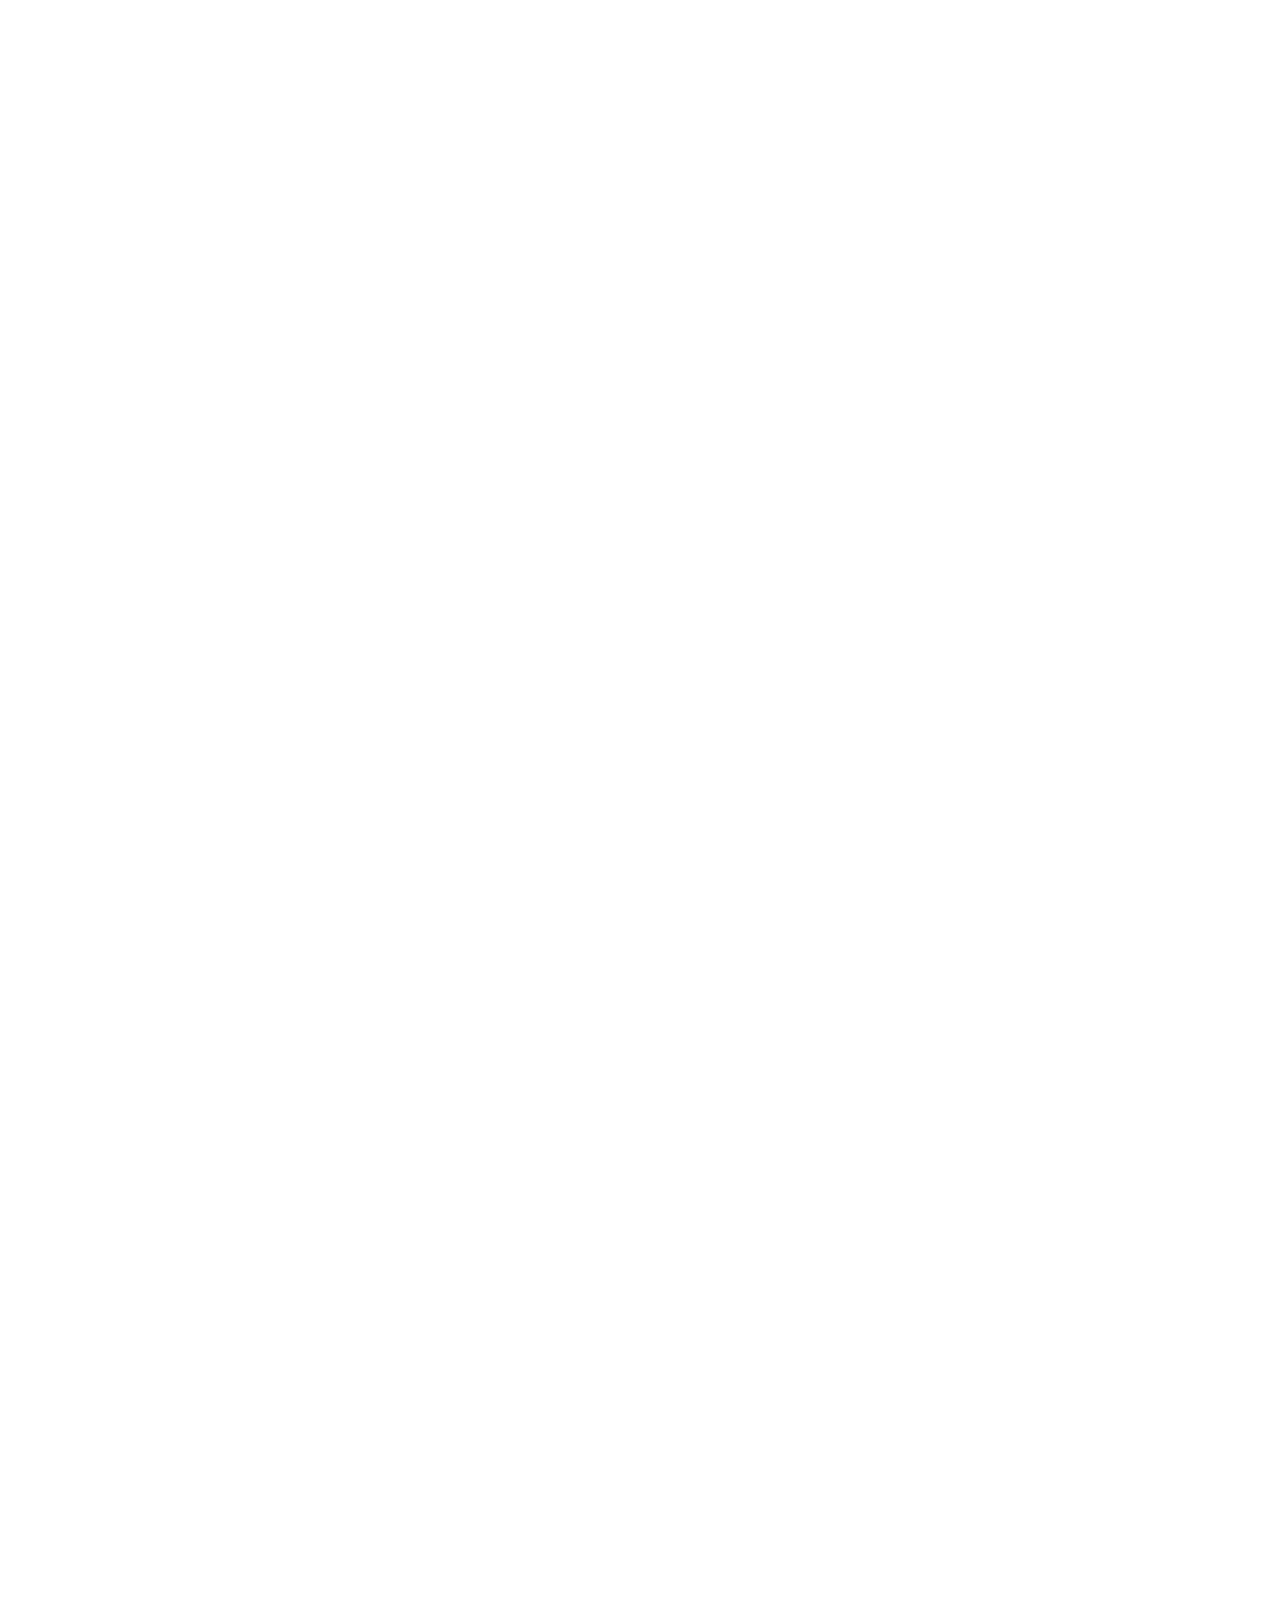
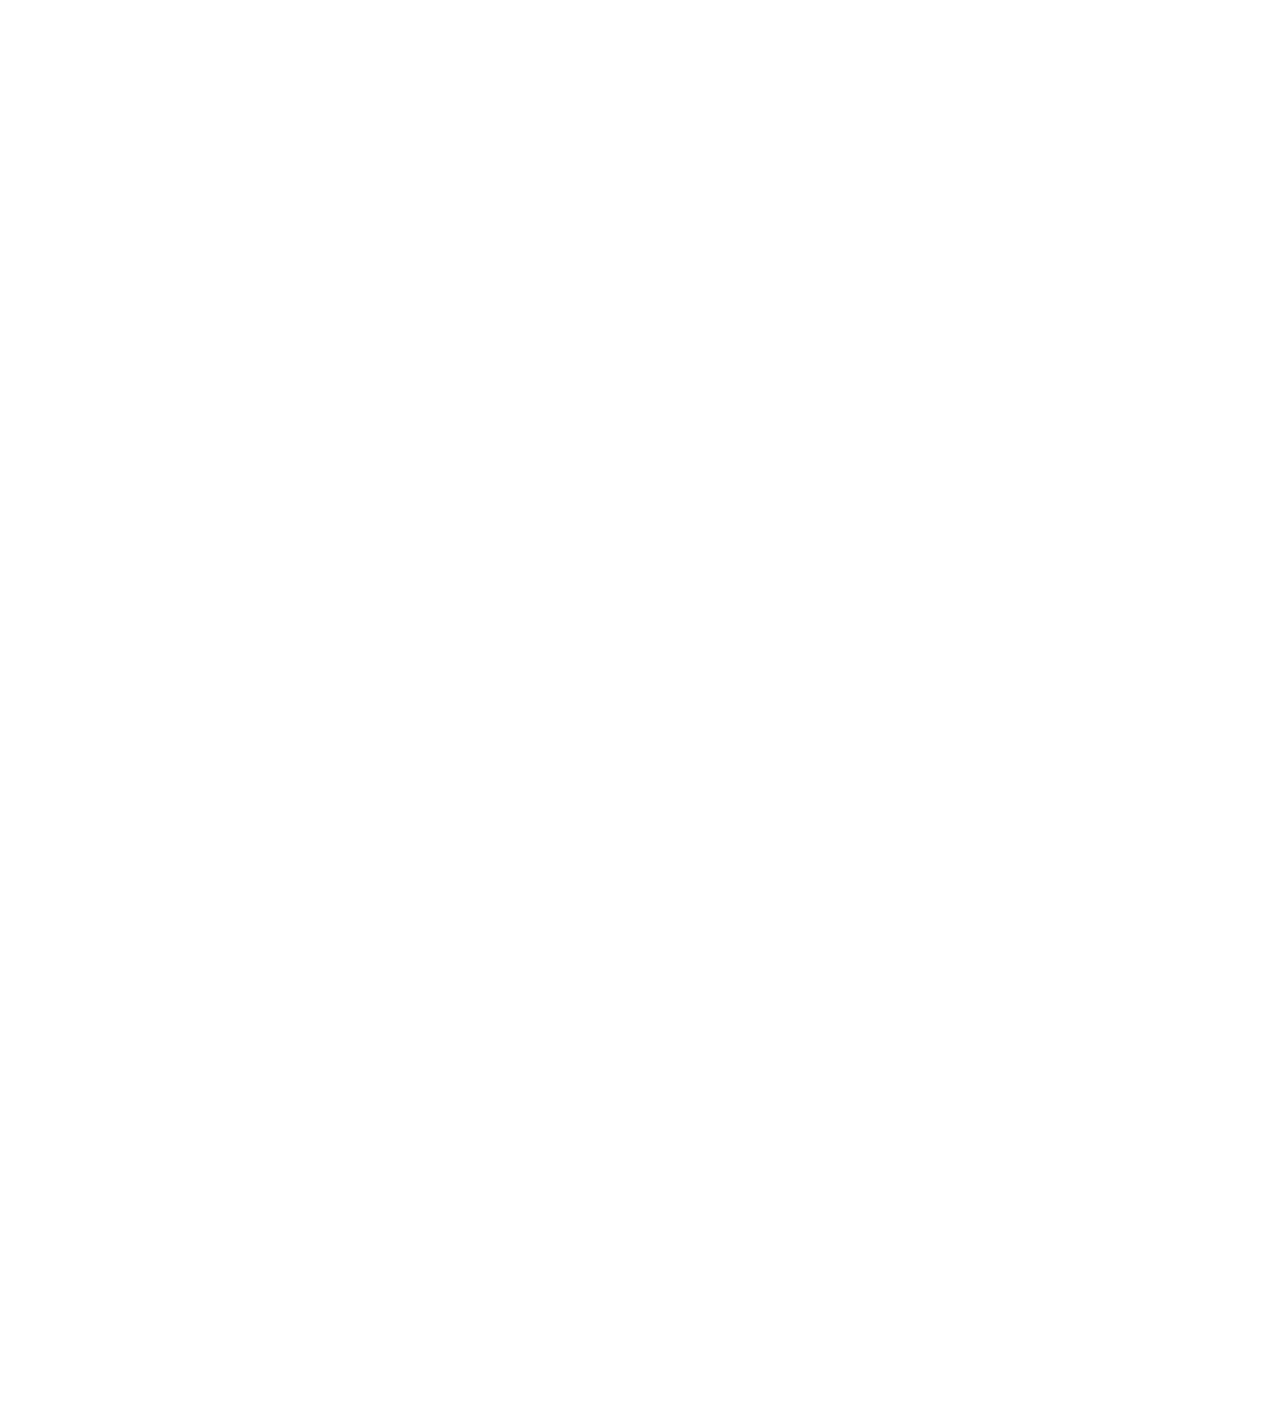
<file: 상세페이지.html>
<!DOCTYPE html>
<html lang="en">

<head>
    <meta charset="UTF-8">
    <meta name="viewport" content="width=device-width, initial-scale=1.0">
    <title>YOUMECASE 유메케이스</title>
    <link href="css/common.css" rel="stylesheet">
    <link href="css/header.css" rel="stylesheet">
    <link href="css/product-detail.css" rel="stylesheet">
    <link href="css/footer.css" rel="stylesheet">
</head>

<body class="product-page">

    <div class="top">
        <h1>평일 오전 10시 이전 주문시 발송됩니다.</h1>
        <div class="icon">
            <a href="#"><img src="img/인스타그램.png" alt="인스타그램"></a>
            <a href="#"><img src="img/페이스북.png" alt="페이스북"></a>
            <a href="#"><img src="img/X.png" alt="X"></a>
        </div>
    </div>
    <header class="header">
        <div class="logo">
            <a href="메인.html"><img src="img/로고.png" alt="로고"></a>
        </div>
        <div class="search-area">
            <div class="search-box">
                <input type="text" placeholder="검색">
                <div class="search-icon"></div>
            </div>
        </div>
        <nav class="gnb">
            <ul class="left-menu">
                <li class="has-sub">
                    <a href="#">폰케이스</a>
                    <ul class="sub-menu">
                        <li><a href="#">젤리케이스</a></li>
                        <li><a href="상품.html">하드케이스</a></li>
                        <li><a href="#">카드케이스</a></li>
                        <li><a href="#">범퍼케이스</a></li>
                    </ul>
                </li>
                <li><a href="#">ACC</a></li>
                <li><a href="#">SALE</a></li>
                <li><a href="#">BEST</a></li>
                <li><a href="#">✨신상품</a></li>
            </ul>

            <ul class="right-menu">
                <li><a href="#">커뮤니티</a></li>
                <li><a href="#">마이페이지</a></li>
                <li><a href="#">로그인</a></li>
                <li><a href="#">장바구니</a></li>
            </ul>
        </nav>
    </header>
    <!-------------------------------------------------------->
    <section class="product-detail">
        <!-- 상품 이미지 -->
        <div class="product-phonecase">
            <img src="img/바나나나.png" alt="폰케이스">
        </div>

        <!-- 상품 정보 -->
        <div class="product-info">
            <div class="product-title-box">
                <h2 class="product-title">바나나나</h2>
                <img src="img/shared.png" alt="공유하기 아이콘" class="share-icon">
            </div>

            <div class="product-meta">
                <div class="meta-row">
                    <span class="meta-label">제조사</span>
                    <span class="meta-value">YOUMECASE</span>
                </div>

                <div class="meta-row">
                    <span class="meta-label">제조국</span>
                    <span class="meta-value">대한민국</span>
                </div>

                <div class="meta-row">
                    <span class="meta-label">판매가</span>
                    <span class="meta-value">
                        <span class="price-original">19,000원</span>
                        <span class="price-sale">9,800원 51% OFF</span>
                    </span>
                </div>

                <div class="meta-row">
                    <span class="meta-label">배송비</span>
                    <span class="meta-value">3,000원 (50,000원 이상 구매 시 무료)</span>
                </div>
            </div>

            <div class="form-divider"></div>
            <!-- 옵션 선택 -->
            <form id="purchase-form" class="purchase-form" onsubmit="return false;">
                <div class="form-row">
                    <label for="design">디자인</label>
                    <select id="design" name="design" required>
                        <option value="">[필수] 옵션을 선택해 주세요.</option>
                        <option value="banana-green">그린</option>
                        <option value="banana-pink">핑크</option>
                    </select>
                </div>

                <div class="form-row">
                    <label for="model">기종</label>
                    <select id="model" name="model" required>
                        <option value="">[필수] 옵션을 선택해 주세요.</option>
                        <option value="iphone">iPhone</option>
                        <option value="galaxy">Galaxy</option>
                    </select>
                </div>

                <div class="form-divider"></div>

                <div class="total-row">
                    <strong>TOTAL</strong>
                    <span class="total-price">0원</span>
                </div>

                <!-- 버튼 -->
                <div class="product-actions">
                    <button class="buy-btn" type="button">바로 구매하기</button>
                    <button class="cart-btn" type="button">
                        <img src="img/shopping-cart.png" alt="장바구니">
                    </button>
                    <button class="like-btn" type="button">
                        <img src="img/love.png" alt="좋아요">
                    </button>
                </div>
            </form>
        </div>
    </section>

    <div class="image-divider"></div>

    <nav class="category-tabs" aria-label="상품관련설명">
        <button class="tab-btn active" data-cat="jelly">상품상세정보</button>
        <button class="tab-btn" data-cat="hard">구매가이드</button>
        <button class="tab-btn" data-cat="slide">구매후기</button>
        <button class="tab-btn" data-cat="cardhard">상품문의</button>
    </nav>
    <section class="product-image">
        <img src="img/bananana01.png" alt="상품 상세 이미지 전체">
    </section>
    <!-------------------------------------------------------->

    <footer class="footer">
        <div class="footer-inner">
            <div class="customer-center">
                <h4>CUSTOMER CENTER</h4>
                <p>평일 오전 10:00 ~ 오후 5:00<br>점심 오후 12:00 ~ 오후 1:00<br>토 / 일 / 공휴일 휴무</p>
                <h5>010-3287-7343</h5>
            </div>
            <div class="account-info">
                <h4>ACCOUNT INFO</h4>
                <p>농협 351-1001-0633-13<br>예금주 이흥섭(컵앤홀더)</p>
            </div>
            <div class="return-info">
                <h4>RETURN / EXCHANGE</h4>
                <p>광주광역시 광산구 오선동 롯데택배<br>우산대리점(유메케이스)<br>자세한 교환·반품절차 안내는<br>문의란 및 공지사항을 참고해주세요</p>
            </div>
        </div>
        <div class="copyright">
            <p>COPYRIGHT ⓒ 유메케이스 ALL RIGHTS RESERVED</p>
        </div>
    </footer>
    <script src="js/common.js"></script>
</body>

</html>
</file>
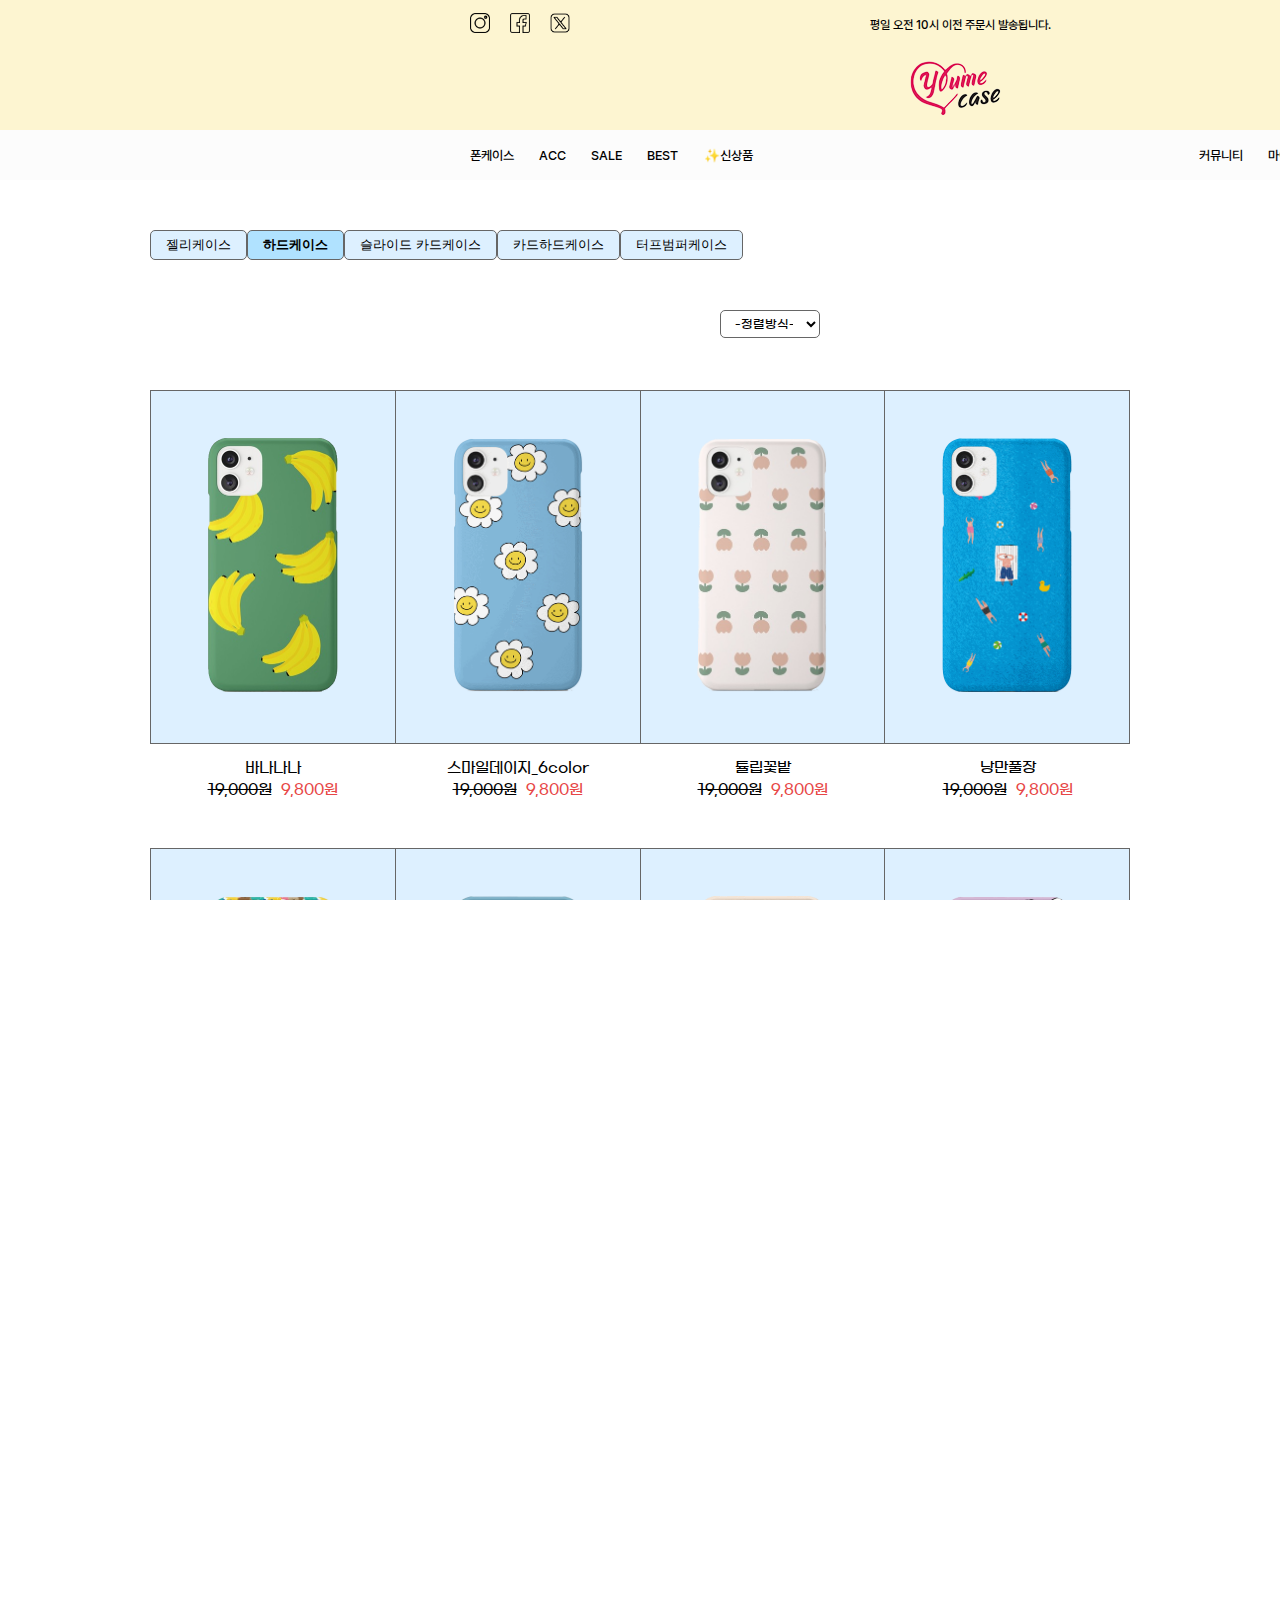
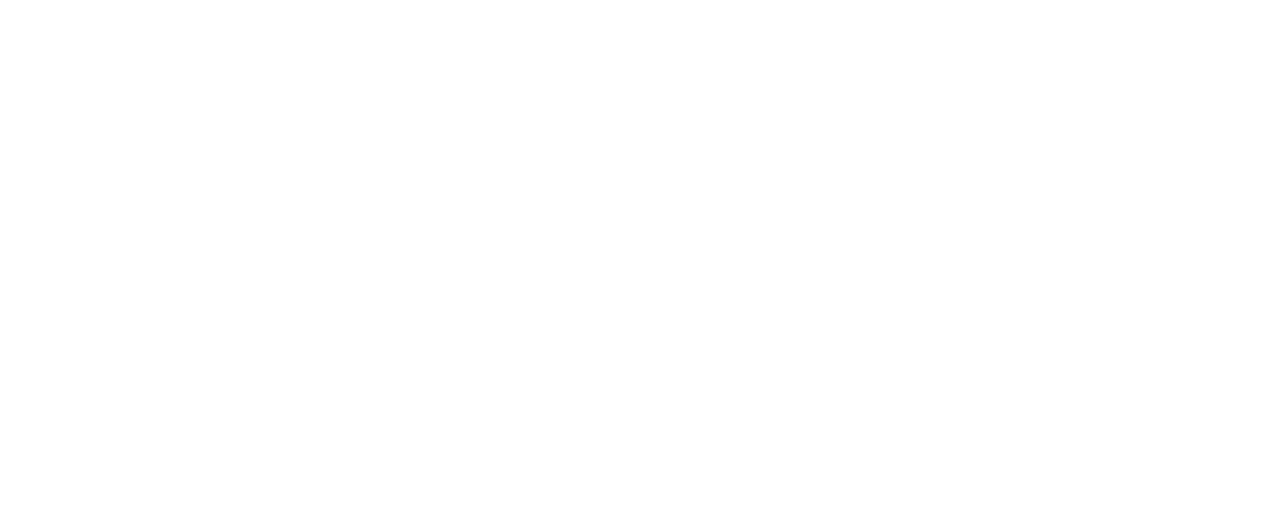
<file: 상품.html>
<!DOCTYPE html>
<html lang="en">

<head>
    <meta charset="UTF-8">
    <meta name="viewport" content="width=device-width, initial-scale=1.0">
    <title>YOUMECASE 유메케이스</title>
    <link href="css/common.css" rel="stylesheet">
    <link href="css/header.css" rel="stylesheet">
    <link href="css/product.css" rel="stylesheet">
    <link href="css/footer.css" rel="stylesheet">
</head>

<body class="product-page">
    <div class="top">
        <h1>평일 오전 10시 이전 주문시 발송됩니다.</h1>
        <div class="icon">
            <a href="#"><img src="img/인스타그램.png" alt="인스타그램"></a>
            <a href="#"><img src="img/페이스북.png" alt="페이스북"></a>
            <a href="#"><img src="img/X.png" alt="X"></a>
        </div>
    </div>
    <header class="header">
        <div class="logo">
            <a href="메인.html"><img src="img/로고.png" alt="로고"></a>
        </div>
        <div class="search-area">
            <div class="search-box">
                <input type="text" placeholder="검색">
                <div class="search-icon"></div>
            </div>
        </div>
        <nav class="gnb">
            <ul class="left-menu">
                <li class="has-sub">
                    <a href="#">폰케이스</a>
                    <ul class="sub-menu">
                        <li><a href="#">젤리케이스</a></li>
                        <li><a href="상품.html">하드케이스</a></li>
                        <li><a href="#">카드케이스</a></li>
                        <li><a href="#">범퍼케이스</a></li>
                    </ul>
                </li>
                <li><a href="#">ACC</a></li>
                <li><a href="#">SALE</a></li>
                <li><a href="#">BEST</a></li>
                <li><a href="#">✨신상품</a></li>
            </ul>

            <ul class="right-menu">
                <li><a href="#">커뮤니티</a></li>
                <li><a href="#">마이페이지</a></li>
                <li><a href="#">로그인</a></li>
                <li><a href="#">장바구니</a></li>
            </ul>
        </nav>
    </header>

    <!-------------------------------------------------------->
    <section class="product-section" aria-label="제품 목록 섹션">
        <nav class="category-tabs" aria-label="상품 카테고리">
            <button class="tab-btn" data-cat="jelly">젤리케이스</button>
            <button class="tab-btn active" data-cat="hard">하드케이스</button>
            <button class="tab-btn" data-cat="slide">슬라이드 카드케이스</button>
            <button class="tab-btn" data-cat="cardhard">카드하드케이스</button>
            <button class="tab-btn" data-cat="tough">터프범퍼케이스</button>
        </nav>

        <form id="purchase-form" class="purchase-form" onsubmit="return false;">
            <div class="form-row">
                <select id="design" name="design" required>
                    <option value="#">-정렬방식-</option>
                    <option value="#">신제품</option>
                    <option value="#">상품명</option>
                    <option value="#">낮은가격</option>
                    <option value="#">높은가격</option>
                </select>
            </div>
        </form>
        <div class="items-box product-items">
            <div class="product-item">
                <a href="상세페이지.html"><img src="img/바나나나.png" alt="바나나나"></a>
            </div>
            <div class="product-item">
                <a href="상세페이지.html"><img src="img/스마일데이지_6color.png" alt="스마일데이지_6color"></a>
            </div>
            <div class="product-item">
                <a href="상세페이지.html"><img src="img/튤립꽃밭.png" alt="튤립꽃밭"></a>
            </div>
            <div class="product-item">
                <a href="상세페이지.html"><img src="img/낭만풀장.png" alt="낭만풀장"></a>
            </div>
        </div>
        <div class="item-names product-names">
            <div>
                <p>바나나나</p>
                <div class="price-row">
                    <span class="orig">19,000원</span>
                    <span class="sale">9,800원</span>
                </div>
            </div>
            <div>
                <p>스마일데이지_6color</p>
                <div class="price-row">
                    <span class="orig">19,000원</span>
                    <span class="sale">9,800원</span>
                </div>
            </div>
            <div>
                <p>튤립꽃밭</p>
                <div class="price-row">
                    <span class="orig">19,000원</span>
                    <span class="sale">9,800원</span>
                </div>
            </div>
            <div>
                <p>낭만풀장</p>
                <div class="price-row">
                    <span class="orig">19,000원</span>
                    <span class="sale">9,800원</span>
                </div>
            </div>
        </div>
        <div class="items-box product-items">
            <div class="product-item">
                <a href="상세페이지.html"><img src="img/1.png" alt="곰돌곰돌"></a>
            </div>
            <div class="product-item">
                <a href="상세페이지.html"><img src="img/2.png" alt="딩가고미"></a>
            </div>
            <div class="product-item">
                <a href="상세페이지.html"><img src="img/3.png" alt="애프터눈 스윗냅"></a>
            </div>
            <div class="product-item">
                <a href="상세페이지.html"><img src="img/4.png" alt="고미고미"></a>
            </div>
        </div>
        <div class="item-names product-names">
            <div>
                <p>곰돌곰돌</p>
                <div class="price-row">
                    <span class="orig">19,000원</span>
                    <span class="sale">9,800원</span>
                </div>
            </div>
            <div>
                <p>딩가고미</p>
                <div class="price-row">
                    <span class="orig">19,000원</span>
                    <span class="sale">9,800원</span>
                </div>
            </div>
            <div>
                <p>애프터눈 스윗냅</p>
                <div class="price-row">
                    <span class="orig">19,000원</span>
                    <span class="sale">9,800원</span>
                </div>
            </div>
            <div>
                <p>고미고미</p>
                <div class="price-row">
                    <span class="orig">19,000원</span>
                    <span class="sale">9,800원</span>
                </div>
            </div>
        </div>

        <div class="items-box product-items">
            <div class="product-item">
                <a href="상세페이지.html"><img src="img/Romantic_Encounter.png" alt="Romantic Encounter"></a>
            </div>
            <div class="product-item">
                <a href="상세페이지.html"><img src="img/침실.png" alt="침실"></a>
            </div>
            <div class="product-item">
                <a href="상세페이지.html"><img src="img/체크J_Black.png" alt="체크J_Black"></a>
            </div>
            <div class="product-item">
                <a href="상세페이지.html"><img src="img/체크N_Pinksky.png" alt="체크N_Pinksky"></a>
            </div>
        </div>
        <div class="item-names product-names">
            <div>
                <p>Romantic Encounter</p>
                <div class="price-row">
                    <span class="orig">19,000원</span>
                    <span class="sale">9,800원</span>
                </div>
            </div>
            <div>
                <p>침실</p>
                <div class="price-row">
                    <span class="orig">19,000원</span>
                    <span class="sale">9,800원</span>
                </div>
            </div>
            <div>
                <p>체크J_Black</p>
                <div class="price-row">
                    <span class="orig">19,000원</span>
                    <span class="sale">9,800원</span>
                </div>
            </div>
            <div>
                <p>체크N_Pinksky</p>
                <div class="price-row">
                    <span class="orig">19,000원</span>
                    <span class="sale">9,800원</span>
                </div>
            </div>
        </div>


        <!-- 더보기 버튼 -->
        <button class="more-btn">더보기</button>
    </section>


    <!-------------------------------------------------------->

    <footer class="footer">
        <div class="footer-inner">
            <div class="customer-center">
                <h4>CUSTOMER CENTER</h4>
                <p>평일 오전 10:00 ~ 오후 5:00<br>점심 오후 12:00 ~ 오후 1:00<br>토 / 일 / 공휴일 휴무</p>
                <h5>010-3287-7343</h5>
            </div>
            <div class="account-info">
                <h4>ACCOUNT INFO</h4>
                <p>농협 351-1001-0633-13<br>예금주 이흥섭(컵앤홀더)</p>
            </div>
            <div class="return-info">
                <h4>RETURN / EXCHANGE</h4>
                <p>광주광역시 광산구 오선동 롯데택배<br>우산대리점(유메케이스)<br>자세한 교환·반품절차 안내는<br>문의란 및 공지사항을 참고해주세요</p>
            </div>
        </div>
        <div class="copyright">
            <p>COPYRIGHT ⓒ 유메케이스 ALL RIGHTS RESERVED</p>
        </div>
    </footer>
    <script src="js/common.js"></script>
</body>

</html>
</file>
<file: css/common.css>
* {
    margin: 0;
    padding: 0;
    box-sizing: border-box;
}

ul,
li {
    list-style: none;
}

html {
    scroll-behavior: smooth;
}

html,
body {
    width: 100%;
    height: 100%;
    overflow-x: hidden;
}

@font-face {
    font-family: "Pretendard";
    src: url(../font/Pretendard-1.3.9/Pretendard-Bold.woff) format("woff");
    font-weight: bold;
}

@font-face {
    font-family: "Pretendard";
    src: url(../font/Pretendard-1.3.9/Pretendard-SemiBold.woff) format("woff");
    font-weight: 500;
}

@font-face {
    font-family: "Pretendard";
    src: url(../font/Pretendard-1.3.9/Pretendard-Medium.woff) format("woff");
    font-weight: 400;
}

@font-face {
    font-family: "Pretendard";
    src: url(../font/Pretendard-1.3.9/Pretendard-Regular.woff) format("woff");
    font-weight: 300;
}

@font-face {
    font-family: "GmarketSansTTF";
    src: url(../font/GmarketSansTTF/GmarketSansTTFBold.woff) format("woff");
    font-weight: bold;
}

@font-face {
    font-family: "GmarketSansTTF";
    src: url(../font/GmarketSansTTF/GmarketSansTTFMedium.woff) format("woff");
    font-weight: 400;
}

@font-face {
    font-family: "GmarketSansTTF";
    src: url(../font/GmarketSansTTF/GmarketSansTTFLight.woff) format("woff");
    font-weight: 300;
}
</file>
<file: css/header.css>
.top {
    background: #fdf5d1;
    display: flex;
    align-items: center;
    justify-content: center;
    width: 1920px;
    height: 50px;
    margin: 0 auto;
    position: relative;
}

.top h1 {
    text-align: center;
    font: 400 12px "pretendard";
}

.top .icon {
    display: flex;
    gap: 20px;
    position: absolute;
    left: 470px;
}

.top .icon img {
    width: 20px;
    height: auto;
}
.top .icon a img {
    transition: all 0.3s ease;
    cursor: pointer;
}

.top .icon a img:hover {
    opacity: 0.7;
    transform: scale(1.05);
}
/* ====== 헤더 ====== */
.header {
    width: 1920px;
    height: 80px;
    margin: 0 auto;
    display: flex;
    justify-content: center;
    align-items: center;
    position: relative;
    background: #fdf5d1;
}

.logo {
    position: absolute;
    left: 50%;
    top: 10px;
    transform: translateX(-50%);
}

.logo img {
    width: 120px;
    height: 60px;
    object-fit: contain;
}

.search-area {
    position: absolute;
    right: 470px;
    top: 50%;
    transform: translateY(-50%);
}

.search-box {
    width: 120px;
    height: 26px;
    border-radius: 100px;
    background-color: #fff;
    display: flex;
    align-items: center;
    border: 1px solid #000;
    position: relative;
    z-index: 2;
}

.search-box input {
    width: calc(100% - 30px);
    height: 18px;
    border: none;
    background: transparent;
    padding-left: 10px;
    font-size: 12px;
}

.search-box input:focus {
    outline: none;
    cursor: text;
}

.search-icon {
    position: absolute;
    right: 5px;
    width: 20px;
    height: 20px;
    background: url(../img/서치.png) no-repeat center center;
    background-size: contain;
    cursor: pointer;
}

/* ====== 네비게이션 ====== */
.gnb {
    position: relative;
    width: 1920px;
    height: 50px;
    background-color: #FCFCFC;
    margin-top: 130px;
    overflow: visible;
    z-index: 10;
}

/* 좌측 메뉴 */
.gnb .left-menu {
    position: absolute;
    left: 470px;
    top: 50%;
    transform: translateY(-50%);
    display: flex;
    gap: 25px;
    list-style: none;
    margin: 0;
    padding: 0;
}

/* 우측 메뉴 */
.gnb .right-menu {
    position: absolute;
    right: 470px;
    top: 50%;
    transform: translateY(-50%);
    display: flex;
    gap: 25px;
    list-style: none;
    margin: 0;
    padding: 0;
}

.gnb a {
    text-decoration: none;
    color: #000;
    font: 400 13px "pretendard";
}

/* 하위 메뉴 */
.gnb .sub-menu {
    display: none;
    position: absolute;
    top: 100%;
    left: -20px;
    background-color: #FCFCFC;
    border: 1px solid #ddd;
    min-width: 90px;
}

.gnb .sub-menu li {
    list-style: none;
}

.gnb .sub-menu li a {
    display: block;
    padding: 8px 15px;
    color: #000;
    font: 400 13px "pretendard";
}

.gnb .sub-menu li a:hover {
    background-color: #DDF0FF;
    color: #ff9f72;
}

.gnb .left-menu li.has-sub.active > .sub-menu {
    display: block;
}

.gnb a:hover {
    color: #ff9f72;
}
</file>
<file: css/main.css>
.slide {
    position: relative;
    width: 1920px;
    height: 600px;
    margin: 100px auto;
    display: flex;
    justify-content: center;
    align-items: center;
}

.banner {
    width: 750px;
    height: 600px;
    position: relative;
}

.banner img {
    width: 100%;
    height: 100%;
    object-fit: cover;
    cursor: pointer;
    border-radius: 20px;
}

.banner-text {
    position: absolute;
    top: 40px;
    left: 134px;
    right: 134px;
    font-family: 'Cooper Black', sans-serif;
    font-size: 35px;
    color: #4DAFFF;
    text-align: left;
    white-space: normal;
    overflow: hidden;
    text-shadow:
        1px 1px 1px rgba(0, 0, 0, 0.2),
        -1px -1px 1px rgba(0, 0, 0, 0.2),
        1px 0 1px rgba(0, 0, 0, 0.2),
        0 2px 1px rgba(0, 0, 0, 0.1);

}

.side-icon {
    position: absolute;
    top: 50%;
    transform: translateY(-50%);
    width: 50px;
    height: 50px;
    opacity: 0.3;
}

.side-icon:hover {
    opacity: 1;
    cursor: pointer;
}

.side-icon.back {
    left: 500px;
}

.side-icon.next {
    right: 500px;
}

.side-icon img {
    width: 100%;
    height: 100%;
    object-fit: contain;
}

.container {
    width: 1920px;
    margin: 0 auto;
    display: flex;
    flex-direction: column;
    align-items: center;
}

.more-wrapper {
    position: absolute;
    top: 630px;
    left: 50%;
    transform: translateX(-50%);
    display: flex;
    gap: 10px;
}

.dot {
    width: 13px;
    height: 13px;
    border-radius: 100%;
    background-color: #333;
    cursor: pointer;
    display: inline-block;
    transition: background-color 0.1s;
}

.dot:hover {
    background-color: #666;
}

input[type="radio"]:checked+.dot {
    background-color: #666;
}

.items-section {
    width: 1000px;
    margin: 0 auto;
    text-align: center;
    position: relative;
}

/* 버튼 공통 */
.items-btn {
    display: block;
    margin: 0 auto;
    width: 100px;
    height: 35px;
    background-color: #ddf0ff;
    border: 1px solid #666;
    border-radius: 5px;
    font: 400 15px "Pretandard";
    cursor: pointer;
    line-height: 18px;
    transition: background-color 0.3s ease;
}

.items-btn:hover {
    background-color: #b0e2ff;
}

/* NEW ITEMS BOX */
.new-items {
    display: flex;
    width: 980px;
    height: 354px;
    margin: 50px auto 0 auto;
    border: 1px solid #666;
    background-color: #fff;
    box-sizing: border-box;
    background-color: #DDF0FF;
}

.new-items .item {
    flex: 1;
    border-right: 1px solid #666;
    display: flex;
    justify-content: center;
    align-items: center;
}

.new-items .item:last-child {
    border-right: none;
}

.new-items img {
    width: 130px;
    height: 254px;
    object-fit: contain;
    cursor: pointer;
    transition: transform 0.3s;
}

.new-items img:hover {
    transform: scale(1.1);
}

.new-names {
    display: flex;
    justify-content: space-between;
    width: 980px;
    margin: 15px auto 0 auto;
}

.new-names p {
    width: 245px;
    text-align: center;
    font: 500 15px 'GmarketSansTTF', sans-serif;
    margin: 0;
}

/* BEST ITEMS */
.best-btn {
    margin-top: 50px;
}

.best-items {
    display: flex;
    width: 980px;
    height: 354px;
    margin: 50px auto 0 auto;
    border: 1px solid #666;
    background-color: #fff;
    box-sizing: border-box;
    background-color: #DDF0FF;
}

.best-items .item {
    flex: 1;
    border-right: 1px solid #666;
    display: flex;
    justify-content: center;
    align-items: center;
}

.best-items .item:last-child {
    border-right: none;
}

.best-items img {
    width: 130px;
    height: 254px;
    object-fit: contain;
    cursor: pointer;
    transition: transform 0.3s;
}

.best-items img:hover {
    transform: scale(1.1);
}

.best-names {
    display: flex;
    justify-content: space-between;
    width: 980px;
    margin: 15px auto 0 auto;
}

.best-names p {
    width: 245px;
    text-align: center;
    font: 500 15px 'GmarketSansTTF', sans-serif;
    margin: 0;
}

/* 더보기 버튼 */
.more-btn {
    display: block;
    margin: 50px auto 90px auto;
    width: 80px;
    height: 35px;
    background-color: #ddf0ff;
    border: 1px solid #666;
    border-radius: 5px;
    cursor: pointer;
    font: 400 15px 'Pretandard', sans-serif;
    line-height: 18px;
}

.more-btn:hover {
    background-color: #b0e2ff;
}
</file>
<file: css/footer.css>
.footer {
    width: 100%;
    height: 222px;
    bottom: 0;
    background-color: #fdf5d1;
    font-family: 'Pretendard', sans-serif;
    position: relative;
    clear: both;
}

/* 내부 콘텐츠 */
.footer-inner {
    width: 980px;
    height: 100%;
    margin: 0 auto;
    position: relative;
}

/* CUSTOMER CENTER */
.customer-center {
    position: absolute;
    top: 30px;
    left: 0px;
}

.customer-center h4 {
    font-weight: 400;
    font-size: 12px;
    margin: 0 0 15px 0;
    color: #191919;
}

.customer-center p {
    font-weight: 300;
    font-size: 11px;
    line-height: 14px;
    margin: 0 0 15px 0;
    color: #666;
}

.customer-center h5 {
    display: block;
    font-weight: 400;
    font-size: 12px;
    margin: 0 0 15px 0;
    color: #191919;
}

/* ACCOUNT INFO */
.account-info {
    position: absolute;
    left: 0px;
    top: 142px;
}

.account-info h4 {
    font-weight: 400;
    font-size: 12px;
    margin: 0 0 15px 0;
    color: #191919;
}

.account-info p {
    font-weight: 300;
    font-size: 11px;
    line-height: 14px;
    margin: 0;
    color: #666;
}

/* RETURN / EXCHANGE */
.return-info {
    position: absolute;
    top: 30px;
    right: 0px;
    text-align: right;
}

.return-info h4 {
    font-weight: 400;
    font-size: 12px;
    margin: 0 0 15px 0;
    color: #191919;
}

.return-info p {
    font-weight: 300;
    font-size: 11px;
    line-height: 14px;
    margin: 0 0 15px 0;
    color: #666;
}

/* COPYRIGHT */
.copyright {
    position: absolute;
    bottom: 30px;
    right: 470px;
    font-weight: 300;
    font-size: 11px;
    color: #666;
}
</file>
<file: css/product-detail.css>
.product-detail {
    position: relative;
    width: 1920px;
    margin: 0 auto;
    font-family: 'GmarketSansTTF', sans-serif;
}

.product-phonecase {
    position: absolute;
    top: 120px;
    left: 570px;
}

.product-phonecase img {
    width: 290px;
    height: 520px;
    object-fit: contain;
}

.product-info {
    position: absolute;
    top: 120px;
    left: 1025px;
}

.product-title-box {
    position: relative;
    height: 30px;
    width: 425px;
}

.product-title {
    position: absolute;
    left: 0;
    top: 0;
    font-size: 25px;
    font-weight: 400;
    line-height: 29px;
    color: #000;
}

.share-icon {
    position: absolute;
    right: 0;
    top: 0;
    width: 30px;
    height: 30px;
    cursor: pointer;
    transition: opacity 0.3s ease;
}

.share-icon:hover {
    opacity: 0.7;
    transform: scale(1.05);
}

.product-meta {
    margin-top: 20px;
    font-size: 12px;
    line-height: 14px;
    color: #333;
}

.meta-row {
    display: flex;
    align-items: center;
    margin-bottom: 20px;
}

.meta-label {
    display: inline-block;
    width: 60px;
    margin-right: 30px;
    font-weight: 400;
}

.meta-value {
    flex: 1;
}

.price-original {
    text-decoration: line-through;
    color: #888;
    margin-right: 10px;
}

.price-sale {
    text-decoration: underline;
    color: #e74646;
    margin-right: 10px;
}

.form-divider {
    width: 425px;
    height: 1px;
    background-color: #ddd;
    margin: 20px 0;
}

/* 옵션 행 */
.form-row {
    margin-bottom: 20px;
    display: flex;
    flex-direction: column;
}

/* 라벨 */
.form-row label {
    font-size: 12px;
    color: #000;
    margin-bottom: 10px;
}

/* 선택 박스 */
.form-row select {
    width: 425px;
    height: 28px;
    border-radius: 5px;
    border: 1px solid #666;
    font-size: 12px;
    font-family: 'GmarketSansTTF', sans-serif;
    color: #333;
    padding: 0 10px;
    background-color: #fff;
}

.form-divider+.total-row {
    margin-top: 30px;
}

/* TOTAL */
.total-row {
    font-size: 18px;
    font-weight: 400;
    color: #000;
    display: flex;
    align-items: center;
    margin-bottom: 30px;
    font-family: 'GmarketSansTTF', sans-serif;
}

.total-row .total-price {
    margin-left: 328px;
}

/* 버튼 영역 */
.product-actions {
    display: flex;
    gap: 10px;
}

.buy-btn {
    width: 221px;
    height: 60px;
    border-radius: 5px;
    background-color: #111;
    color: #fff;
    font-size: 20px;
    font-weight: 400;
    font-family: 'GmarketSansTTF', sans-serif;
    display: flex;
    justify-content: center;
    align-items: center;
    border: none;
    cursor: pointer;
    transition: background-color 0.3s ease;
}
.buy-btn:hover {
    background-color: #E74646;
}

.cart-btn,
.like-btn {
    width: 92px;
    height: 60px;
    border-radius: 5px;
    background-color: transparent;
    border: 1px solid #666;
    display: flex;
    justify-content: center;
    align-items: center;
    cursor: pointer;
}

.cart-btn img,
.like-btn img {
    width: 30px;
    height: 30px;
    transition: all 0.3s ease;
    cursor: pointer;
}

.cart-btn img:hover,
.like-btn img:hover {
    opacity: 0.7;
    transform: scale(1.05);
}

.image-divider {
    width: 1000px;
    height: 1px;
    background-color: #111;
    margin: 710px auto 0 auto;
    text-align: center;
}

.category-tabs {
    display: flex;
    justify-content: center;
    gap: 15px;
    margin: 50px auto 0 auto;
}

.category-tabs .tab-btn {
    width: 100px;           
    height: 35px;          
    font-family: 'Pretendard', sans-serif; 
    font-weight: 400;      
    font-size: 15px;      
    color: #111;     
    background-color: #fff;
    border: 1px solid #000; 
    border-radius: 5px; 
    cursor: pointer;
    transition: all 0.3s;
}

.category-tabs .tab-btn:hover,
.category-tabs .tab-btn.active {
    background-color: #111; 
    color: #fff;          
}

.product-image {
    margin: 70px auto 90px auto;
    left: 50%;
    display: block;
    text-align: center;
}
.product-page .copyright {
    right: 460px;
}
</file>
<file: css/product.css>
.category-tabs {
    position: relative;
    top: 100px;
    width: 980px;
    height: 30px;
    margin: 0 auto;
    display: flex;
    justify-content: flex-start;
    align-items: center;
    background-color: transparent;
    border: none;
}

.category-tabs .tab-btn {
    height: 30px;
    padding: 0 15px;
    background-color: #DDF0FF;
    border: 1px solid #666;
    border-radius: 5px;
    font-size: 13px;
    font-family: 'Pretandard', sans-serif;
    color: #000;
    cursor: pointer;
    transition: all 0.3s;
}

.category-tabs .tab-btn:hover,
.category-tabs .tab-btn.active {
    background-color: #b0e2ff;
    font-weight: 600;
}

.product-section {
    position: relative;
}

.form-row {
    position: absolute;
    top: 180px;
    right: 460px;
}

.form-row select {
    width: 100px;
    height: 28px;
    border-radius: 5px;
    border: 1px solid #666;
    font-size: 12px;
    font-family: 'GmarketSansTTF', sans-serif;
    color: #000;
    padding: 0 10px;
    background-color: #fff;
}
.product-items {
    display: flex;
    width: 980px;
    height: 354px;
    margin: 230px auto 0 auto; 
    border: 1px solid #666;
    background-color: #fff;
    box-sizing: border-box;
}

.product-items .product-item {
    flex: 1;
    border-right: 1px solid #666;
    display: flex;
    justify-content: center;
    align-items: center;
    background-color: #DDF0FF;
}

.product-items .product-item:last-child {
    border-right: none;
}

.product-items img {
    width: 130px;
    height: 254px;
    object-fit: contain;
    cursor: pointer;
    transition: transform 0.3s;
}

.product-items img:hover {
    transform: scale(1.1);
}

.product-names {
    display: flex;
    justify-content: space-between;
    width: 980px;
    margin: 15px auto 0 auto; 
}

.product-names > div {
    width: 245px;
    text-align: center;
}

.product-names p {
    font: 500 15px 'GmarketSansTTF', sans-serif;
    margin: 0 0 5px 0;
}
.product-names + .product-items {
    margin-top: 50px;
}
.price-row {
    font: 500 15px 'GmarketSansTTF', sans-serif;
}

.price-row .orig {
    text-decoration: line-through;
    margin-right: 5px;
}

.price-row .sale {
    color: #e74646;
}

.more-btn {
    display: block;
    margin: 50px auto 90px auto;
    width: 80px;
    height: 35px;
    background-color: #ddf0ff;
    border-radius: 5px;
    cursor: pointer;
    font: 400 15px 'Pretandard', sans-serif;
    line-height: 18px;
    border: 1px solid #666;
}

.more-btn:hover {
    background-color: #b0e2ff;
}
.product-page .copyright {
    right: 460px;
}
</file>
